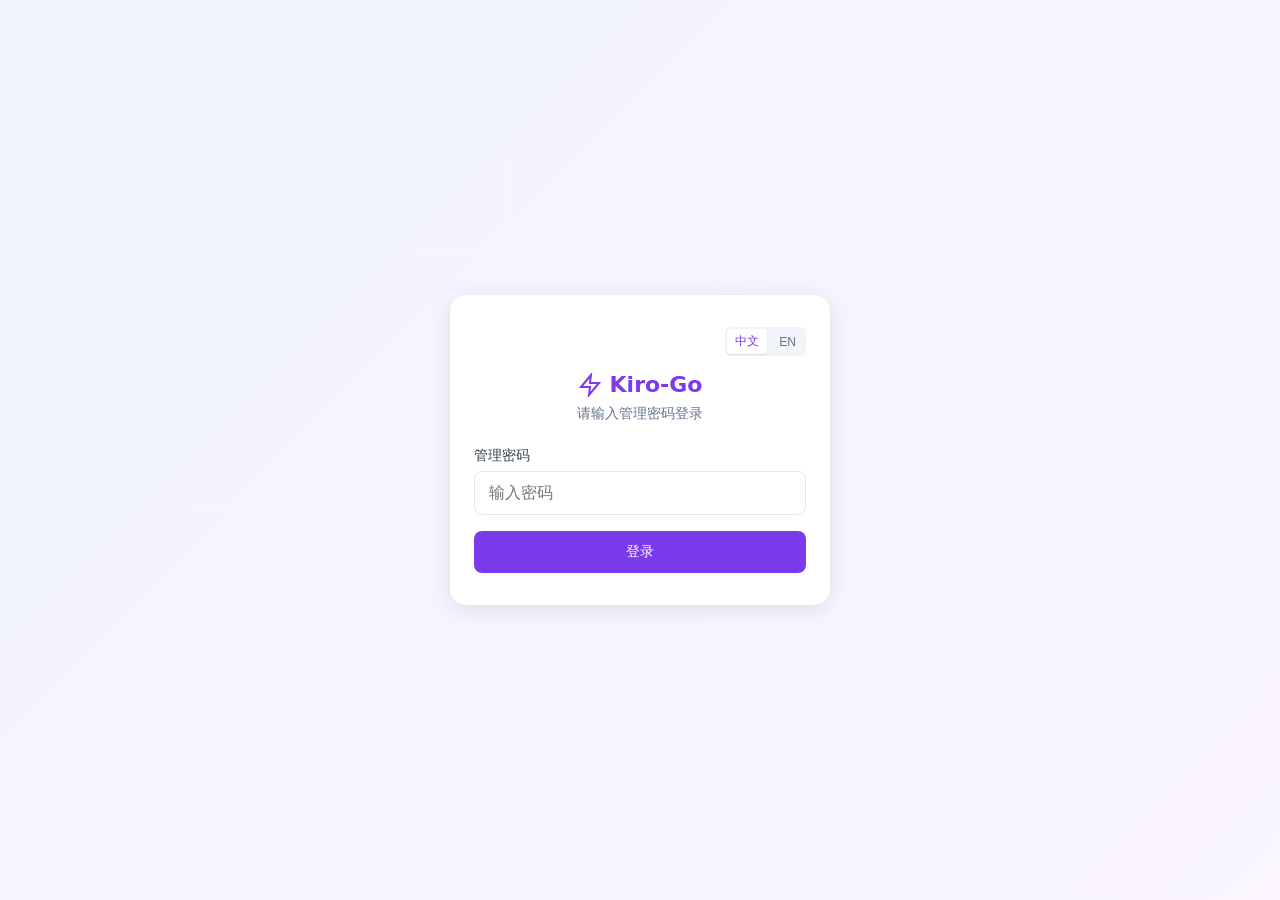
<file: web/index-legacy.html>
<!DOCTYPE html>
<html lang="zh">

<head>
    <meta charset="UTF-8">
    <meta name="viewport" content="width=device-width, initial-scale=1.0, maximum-scale=1.0, user-scalable=no">
    <title>Kiro-Go</title>
    <link rel="icon" type="image/png" href="/admin/icon.png?v=20260724">
    <style>
        * {
            box-sizing: border-box;
            margin: 0;
            padding: 0;
        }

        body {
            font-family: system-ui, -apple-system, sans-serif;
            background: #f8fafc;
            color: #1e293b;
            min-height: 100vh;
            -webkit-tap-highlight-color: transparent;
        }

        .container {
            max-width: 1100px;
            margin: 0 auto;
            padding: 16px;
        }

        .login-wrapper {
            min-height: 100vh;
            display: flex;
            align-items: center;
            justify-content: center;
            background: linear-gradient(135deg, #f0f4ff 0%, #faf5ff 100%);
            padding: 16px;
        }

        .login-box {
            background: #fff;
            padding: 32px 24px;
            border-radius: 16px;
            box-shadow: 0 4px 20px rgba(0, 0, 0, 0.1);
            width: 100%;
            max-width: 380px;
        }

        .login-box h1 {
            text-align: center;
            color: #7c3aed;
            margin-bottom: 8px;
            font-size: 22px;
            justify-content: center;
        }

        .login-box p {
            text-align: center;
            color: #64748b;
            margin-bottom: 24px;
            font-size: 14px;
        }

        .form-group {
            margin-bottom: 16px;
        }

        label {
            display: block;
            margin-bottom: 6px;
            color: #374151;
            font-size: 14px;
            font-weight: 500;
        }

        input[type="text"],
        input[type="password"],
        input[type="number"],
        select,
        textarea {
            width: 100%;
            padding: 12px 14px;
            border: 1px solid #e2e8f0;
            border-radius: 8px;
            font-size: 16px;
            background: #fff;
            color: #1e293b;
            -webkit-appearance: none;
        }

        input:focus,
        textarea:focus {
            outline: none;
            border-color: #7c3aed;
            box-shadow: 0 0 0 3px rgba(124, 58, 237, 0.1);
        }

        textarea {
            resize: vertical;
            min-height: 100px;
            font-family: monospace;
            font-size: 14px;
        }

        .btn {
            padding: 12px 18px;
            border: none;
            border-radius: 8px;
            cursor: pointer;
            font-size: 14px;
            font-weight: 500;
            transition: all 0.2s;
            touch-action: manipulation;
        }

        .btn-primary {
            background: #7c3aed;
            color: white;
        }

        .btn-primary:hover,
        .btn-primary:active {
            background: #6d28d9;
        }

        .btn-danger {
            background: #ef4444;
            color: white;
        }

        .btn-secondary {
            background: #f1f5f9;
            color: #374151;
        }

        .btn-success {
            background: #10B981;
            color: white;
        }

        .btn-sm {
            padding: 6px 10px;
            font-size: 11px;
        }

        .card {
            background: #fff;
            border-radius: 12px;
            padding: 16px;
            margin-bottom: 16px;
            box-shadow: 0 1px 3px rgba(0, 0, 0, 0.1);
        }

        .card-header {
            display: flex;
            justify-content: space-between;
            align-items: center;
            margin-bottom: 16px;
            padding-bottom: 12px;
            border-bottom: 1px solid #e2e8f0;
            flex-wrap: wrap;
            gap: 12px;
        }

        .card-title {
            font-size: 16px;
            font-weight: 600;
        }

        .card-actions {
            display: flex;
            gap: 8px;
            flex-wrap: wrap;
        }

        .stats-grid {
            display: grid;
            grid-template-columns: repeat(3, 1fr);
            gap: 10px;
            margin-bottom: 20px;
        }

        .stat-card {
            background: #fff;
            border-radius: 10px;
            padding: 12px 8px;
            text-align: center;
            box-shadow: 0 1px 3px rgba(0, 0, 0, 0.1);
        }

        .stat-value {
            font-size: 20px;
            font-weight: 700;
            color: #7c3aed;
        }

        .stat-label {
            font-size: 11px;
            color: #64748b;
            margin-top: 2px;
        }

        .badge {
            display: inline-block;
            padding: 1px 5px;
            border-radius: 3px;
            font-size: 9px;
            font-weight: 500;
            white-space: nowrap;
            line-height: 1.4;
        }

        .badge-success {
            background: #dcfce7;
            color: #16a34a;
        }

        .badge-warning {
            background: #fef3c7;
            color: #d97706;
        }

        .badge-error {
            background: #fee2e2;
            color: #dc2626;
        }

        .badge-info {
            background: #ede9fe;
            color: #7c3aed;
        }

        .badge-pro {
            background: #3b82f6;
            color: white;
        }

        .badge-proplus {
            background: #8b5cf6;
            color: white;
        }

        .badge-power {
            background: #f59e0b;
            color: white;
        }

        .badge-free {
            background: #6b7280;
            color: white;
        }

        .badge-trial {
            background: #10b981;
            color: white;
        }

        .badge-banned {
            background: #dc2626;
            color: white;
        }

        .badge-suspended {
            background: #f59e0b;
            color: white;
        }

        .modal {
            display: none;
            position: fixed;
            top: 0;
            left: 0;
            width: 100%;
            height: 100%;
            background: rgba(0, 0, 0, 0.5);
            z-index: 1000;
            padding: 16px;
            overflow-y: auto;
        }

        .modal.active {
            display: flex;
            align-items: flex-start;
            justify-content: center;
            padding-top: 5vh;
        }

        .modal-content {
            background: #fff;
            border-radius: 12px;
            padding: 20px;
            width: 100%;
            max-width: 600px;
            margin-bottom: 20px;
        }

        .modal-header {
            display: flex;
            justify-content: space-between;
            align-items: center;
            margin-bottom: 20px;
        }

        .modal-title {
            font-size: 18px;
            font-weight: 600;
        }

        .modal-close {
            background: none;
            border: none;
            font-size: 28px;
            cursor: pointer;
            color: #64748b;
            padding: 0 8px;
        }

        .modal-footer {
            margin-top: 20px;
            display: flex;
            gap: 10px;
            justify-content: flex-end;
        }

        .switch {
            position: relative;
            display: inline-block;
            width: 44px;
            height: 24px;
            flex-shrink: 0;
        }

        .switch input {
            opacity: 0;
            width: 0;
            height: 0;
            position: absolute;
        }

        .slider {
            position: absolute;
            cursor: pointer;
            top: 0;
            left: 0;
            right: 0;
            bottom: 0;
            background: #cbd5e1;
            border-radius: 24px;
            transition: 0.3s;
        }

        .slider:before {
            position: absolute;
            content: "";
            height: 18px;
            width: 18px;
            left: 3px;
            bottom: 3px;
            background: white;
            border-radius: 50%;
            transition: 0.3s;
        }

        input:checked+.slider {
            background: #7c3aed;
        }

        input:checked+.slider:before {
            transform: translateX(20px);
        }

        .tabs {
            display: flex;
            gap: 4px;
            margin-bottom: 16px;
            background: #f1f5f9;
            padding: 4px;
            border-radius: 10px;
            overflow-x: auto;
            -webkit-overflow-scrolling: touch;
        }

        .tab {
            padding: 10px 16px;
            border-radius: 8px;
            cursor: pointer;
            color: #64748b;
            font-weight: 500;
            font-size: 14px;
            white-space: nowrap;
            flex-shrink: 0;
        }

        .tab:hover {
            color: #374151;
        }

        .tab.active {
            background: #fff;
            color: #7c3aed;
            box-shadow: 0 1px 3px rgba(0, 0, 0, 0.1);
        }

        .hidden {
            display: none !important;
        }

        .message {
            padding: 12px 16px;
            border-radius: 8px;
            margin-bottom: 12px;
            font-size: 14px;
        }

        .message-error {
            background: #fee2e2;
            color: #dc2626;
        }

        .endpoint {
            background: #f8fafc;
            padding: 12px;
            border-radius: 8px;
            font-family: monospace;
            font-size: 12px;
            margin-bottom: 10px;
            display: flex;
            justify-content: space-between;
            align-items: center;
            gap: 10px;
            word-break: break-all;
        }

        .endpoint span {
            flex: 1;
        }

        .header {
            display: flex;
            align-items: center;
            justify-content: space-between;
            margin-bottom: 16px;
            gap: 12px;
        }

        .header h1 {
            font-size: 18px;
            color: #7c3aed;
        }

        .account-card {
            background: #fff;
            border-radius: 8px;
            padding: 8px 10px;
            margin-bottom: 6px;
            box-shadow: 0 1px 2px rgba(0, 0, 0, 0.08);
            border-left: 3px solid #7c3aed;
        }

        .account-header {
            display: flex;
            justify-content: space-between;
            align-items: flex-start;
            margin-bottom: 6px;
            gap: 6px;
        }

        .account-info {
            flex: 1;
            min-width: 0;
        }

        .account-email {
            font-weight: 600;
            font-size: 12px;
            color: #1e293b;
            word-break: break-all;
            line-height: 1.3;
        }

        .account-meta {
            display: flex;
            gap: 3px;
            flex-wrap: wrap;
            margin-top: 3px;
        }

        .account-usage {
            margin: 4px 0;
        }

        .usage-bar {
            height: 4px;
            background: #e2e8f0;
            border-radius: 2px;
            overflow: hidden;
        }

        .usage-fill {
            height: 100%;
            background: #7c3aed;
            border-radius: 3px;
            transition: width 0.3s;
        }

        .usage-fill.high {
            background: #f59e0b;
        }

        .usage-fill.critical {
            background: #ef4444;
        }

        .usage-text {
            display: flex;
            justify-content: space-between;
            font-size: 9px;
            color: #64748b;
            margin-top: 2px;
        }

        .usage-label {
            font-size: 10px;
            color: #64748b;
            margin-bottom: 2px;
            font-weight: 500;
        }

        .account-usage+.account-usage {
            margin-top: 4px;
        }

        .badge-trial {
            background: #10b981;
            color: white;
        }

        .account-stats {
            display: grid;
            grid-template-columns: repeat(5, 1fr);
            gap: 3px;
            margin-top: 6px;
            padding-top: 6px;
            border-top: 1px solid #e2e8f0;
        }

        .account-stat {
            text-align: center;
        }

        .account-stat-value {
            font-weight: 600;
            font-size: 11px;
            line-height: 1.2;
        }

        .account-stat-label {
            font-size: 8px;
            color: #64748b;
            line-height: 1.2;
        }

        .account-actions {
            display: flex;
            gap: 3px;
            flex-shrink: 0;
            flex-wrap: wrap;
        }

        .detail-section {
            margin-bottom: 20px;
        }

        .detail-section h4 {
            font-size: 13px;
            color: #64748b;
            margin-bottom: 10px;
            text-transform: uppercase;
            letter-spacing: 0.5px;
        }

        .detail-grid {
            display: grid;
            grid-template-columns: 1fr;
            gap: 10px;
        }

        .detail-item {
            background: #f8fafc;
            padding: 10px 12px;
            border-radius: 8px;
        }

        .detail-label {
            font-size: 11px;
            color: #64748b;
            margin-bottom: 2px;
        }

        .detail-value {
            font-size: 13px;
            font-weight: 500;
            word-break: break-all;
        }

        .model-list {
            display: grid;
            gap: 8px;
            max-height: 250px;
            overflow-y: auto;
        }

        .model-item {
            background: #f8fafc;
            padding: 14px 16px;
            border-radius: 8px;
            margin-bottom: 10px;
            transition: background 0.2s ease;
        }

        .model-item:last-child {
            margin-bottom: 0;
        }

        .model-item:hover {
            background: #f1f5f9;
        }

        .model-name {
            font-weight: 600;
            font-size: 14px;
            color: #0f172a;
            line-height: 1.4;
        }

        .model-credit {
            font-size: 13px;
            margin-top: 4px;
        }

        .credit-ratio {
            color: #7c3aed;
            font-weight: 600;
        }

        .model-info {
            font-size: 12px;
            color: #64748b;
            margin-top: 6px;
            line-height: 1.5;
        }

        .btn-icon {
            display: inline-flex;
            align-items: center;
            justify-content: center;
            width: 36px;
            height: 36px;
            padding: 0;
        }

        .btn-icon svg {
            width: 18px;
            height: 18px;
        }

        .loading {
            opacity: 0.6;
            pointer-events: none;
        }

        .logo {
            display: flex;
            align-items: center;
            gap: 8px;
        }

        .logo svg {
            width: 24px;
            height: 24px;
            color: #7c3aed;
        }

        .machine-id-row {
            display: flex;
            gap: 8px;
            align-items: stretch;
            flex-wrap: wrap;
        }

        .machine-id-row input {
            flex: 1;
            min-width: 200px;
            font-family: monospace;
            font-size: 11px;
        }

        .machine-id-row .btn {
            flex-shrink: 0;
        }

        .lang-switch {
            display: flex;
            gap: 4px;
            background: #f1f5f9;
            padding: 2px;
            border-radius: 6px;
        }

        .lang-btn {
            padding: 4px 8px;
            border: none;
            background: transparent;
            cursor: pointer;
            font-size: 12px;
            border-radius: 4px;
            color: #64748b;
        }

        .lang-btn.active {
            background: #fff;
            color: #7c3aed;
            box-shadow: 0 1px 2px rgba(0, 0, 0, 0.1);
        }

        .header-right {
            display: flex;
            align-items: center;
            gap: 10px;
        }

        @media (max-width: 640px) {
            .container {
                padding: 12px;
            }

            .stats-grid {
                grid-template-columns: repeat(3, 1fr);
                gap: 8px;
            }

            .stat-card {
                padding: 10px 6px;
            }

            .stat-value {
                font-size: 18px;
            }

            .stat-label {
                font-size: 10px;
            }

            .card {
                padding: 14px;
            }

            .card-header {
                flex-direction: column;
                align-items: flex-start;
            }

            .card-actions {
                width: 100%;
            }

            .card-actions .btn {
                flex: 1;
                text-align: center;
            }

            .account-header {
                flex-direction: column;
            }

            .account-actions {
                width: 100%;
                justify-content: flex-start;
            }

            .account-actions .btn {
                padding: 8px 10px;
                font-size: 12px;
            }

            .account-stats {
                grid-template-columns: repeat(2, 1fr);
            }

            .detail-grid {
                grid-template-columns: 1fr;
            }

            .tabs {
                gap: 2px;
            }

            .tab {
                padding: 10px 12px;
                font-size: 13px;
            }

            .modal-content {
                padding: 16px;
            }

            .endpoint {
                flex-direction: column;
                align-items: stretch;
            }

            .endpoint .btn {
                width: 100%;
            }

            .machine-id-row {
                flex-direction: column;
            }

            .machine-id-row input {
                min-width: 100%;
            }

            .machine-id-row .btn {
                width: 100%;
            }
        }

        @media (min-width: 641px) {
            .detail-grid {
                grid-template-columns: repeat(2, 1fr);
            }
        }

        /* 隐私模式开关样式 */
        .privacy-toggle {
            white-space: nowrap;
        }

        @media (max-width: 640px) {
            .privacy-toggle {
                order: -1;
                width: 100%;
                justify-content: space-between;
                padding: 8px 0;
                border-bottom: 1px solid #e2e8f0;
                margin-bottom: 8px;
            }

            .privacy-toggle span {
                font-size: 14px;
            }
        }
    </style>
</head>

<body>
    <div id="loginPage" class="login-wrapper">
        <div class="login-box">
            <div style="display:flex;justify-content:flex-end;margin-bottom:16px">
                <div class="lang-switch">
                    <button class="lang-btn" data-lang="zh" onclick="setLang('zh')">中文</button>
                    <button class="lang-btn" data-lang="en" onclick="setLang('en')">EN</button>
                </div>
            </div>
            <h1 class="logo"><svg viewBox="0 0 24 24" fill="none" stroke="currentColor" stroke-width="2">
                    <path d="M13 2L3 14h9l-1 8 10-12h-9l1-8z" />
                </svg>Kiro-Go</h1>
            <p data-i18n="login.subtitle"></p>
            <div class="form-group">
                <label data-i18n="login.password"></label>
                <input type="password" id="pwdField" data-i18n-placeholder="login.passwordPlaceholder"
                    autocomplete="off">
            </div>
            <button type="button" class="btn btn-primary" style="width:100%" onclick="login()"
                data-i18n="login.submit"></button>
            <div id="loginError" class="message message-error hidden" style="margin-top:12px"></div>
        </div>
    </div>
    <div id="mainPage" class="container hidden">
        <div class="header">
            <h1 class="logo"><svg viewBox="0 0 24 24" fill="none" stroke="currentColor" stroke-width="2">
                    <path d="M13 2L3 14h9l-1 8 10-12h-9l1-8z" />
                </svg>Kiro-Go</h1>
            <div class="header-right">
                <div class="lang-switch">
                    <button class="lang-btn" data-lang="zh" onclick="setLang('zh')">中文</button>
                    <button class="lang-btn" data-lang="en" onclick="setLang('en')">EN</button>
                </div>
                <span class="badge badge-success" id="statusBadge" data-i18n="status.running"></span>
                <span class="badge badge-info" id="versionBadge"></span>
                <button class="btn btn-sm btn-danger" onclick="logout()" data-i18n="common.logout" style="padding:4px 12px;font-size:12px"></button>
            </div>
        </div>
        <div class="stats-grid">
            <div class="stat-card">
                <div class="stat-value" id="statAccounts">0</div>
                <div class="stat-label" data-i18n="stats.accounts"></div>
            </div>
            <div class="stat-card">
                <div class="stat-value" id="statRequests">0</div>
                <div class="stat-label" data-i18n="stats.requests"></div>
            </div>
            <div class="stat-card">
                <div class="stat-value" id="statSuccess">0</div>
                <div class="stat-label" data-i18n="stats.success"></div>
            </div>
            <div class="stat-card">
                <div class="stat-value" id="statFailed">0</div>
                <div class="stat-label" data-i18n="stats.failed"></div>
            </div>
            <div class="stat-card">
                <div class="stat-value" id="statTokens">0</div>
                <div class="stat-label">Tokens</div>
            </div>
            <div class="stat-card">
                <div class="stat-value" id="statCredits">0</div>
                <div class="stat-label">Credits</div>
            </div>
        </div>
        <div class="tabs">
            <div class="tab active" data-tab="accounts" data-i18n="tabs.accounts"></div>
            <div class="tab" data-tab="settings" data-i18n="tabs.settings"></div>
            <div class="tab" data-tab="api" data-i18n="tabs.api"></div>
        </div>
        <div id="tabAccounts" class="tab-content">
            <div class="card">
                <div class="card-header">
                    <span class="card-title" data-i18n="accounts.title"></span>
                    <div class="card-actions">
                        <div class="privacy-toggle" style="display:flex;align-items:center;gap:8px;cursor:pointer;user-select:none">
                            <span style="font-size:13px;color:#374151;font-weight:500" data-i18n="privacy.label"></span>
                            <label class="switch" style="margin:0">
                                <input type="checkbox" id="privacyModeToggle" checked onchange="togglePrivacyMode()">
                                <span class="slider"></span>
                            </label>
                        </div>
                        <button class="btn btn-secondary btn-sm" onclick="showExportModal()" data-i18n="accounts.export"></button>
                        <button class="btn btn-secondary btn-sm" onclick="refreshAllModels()" data-i18n="models.refreshAll"></button>
                        <button class="btn btn-primary btn-sm" onclick="showModal('add')" data-i18n="accounts.add"></button>
                    </div>
                </div>
                <div id="accountsToolbar" style="display:flex;gap:8px;align-items:center;padding:0 20px 12px">
                    <label style="display:flex;align-items:center;gap:4px;cursor:pointer;user-select:none;flex-shrink:0"><input type="checkbox" id="selectAllCheckbox" onchange="toggleSelectAll(this.checked)" style="width:15px;height:15px;cursor:pointer"> <span style="font-size:13px;color:#374151" data-i18n="batch.selectAll"></span></label>
                    <div style="height:16px;width:1px;background:#e2e8f0;flex-shrink:0"></div>
                    <div id="batchBar" style="display:none;align-items:center;gap:6px;flex-shrink:0">
                        <span id="batchCount" style="font-size:12px;color:#7c3aed;font-weight:600;white-space:nowrap"></span>
                        <button class="btn btn-sm btn-primary" onclick="batchAction('enable')" style="padding:3px 10px;font-size:12px" data-i18n="batch.enable"></button>
                        <button class="btn btn-sm btn-secondary" onclick="batchAction('disable')" style="padding:3px 10px;font-size:12px" data-i18n="batch.disable"></button>
                        <button class="btn btn-sm btn-secondary" onclick="batchAction('refresh')" style="padding:3px 10px;font-size:12px" data-i18n="batch.refresh"></button>
                        <button class="btn btn-sm btn-secondary" onclick="batchRefreshModels()" style="padding:3px 10px;font-size:12px" data-i18n="batch.refreshModels"></button>
                        <div style="height:16px;width:1px;background:#e2e8f0;flex-shrink:0"></div>
                    </div>
                    <div style="display:flex;gap:6px;align-items:center;margin-left:auto;flex-shrink:0">
                        <input type="text" id="filterSearch" oninput="onFilterChange()" style="width:260px;padding:8px 12px;border:1px solid #e2e8f0;border-radius:6px;font-size:14px;outline:none" data-i18n-placeholder="filter.search">
                        <select id="filterStatusSelect" onchange="onFilterChange()" style="padding:4px 6px;border:1px solid #e2e8f0;border-radius:6px;font-size:12px;background:#fff;cursor:pointer">
                            <option value="all" data-i18n="filter.all"></option>
                            <option value="enabled" data-i18n="filter.enabled"></option>
                            <option value="disabled" data-i18n="filter.disabled"></option>
                            <option value="banned" data-i18n="filter.banned"></option>
                        </select>
                    </div>
                </div>
                <div id="accountsList"></div>
            </div>
        </div>
        <div id="tabSettings" class="tab-content hidden">
            <div class="card">
                <div class="card-header"><span class="card-title" data-i18n="settings.apiSettings"></span></div>
                <div class="form-group">
                    <label style="display:flex;align-items:center;gap:10px">
                        <label class="switch"><input type="checkbox" id="requireApiKey"><span
                                class="slider"></span></label>
                        <span data-i18n="settings.enableApiKey"></span>
                    </label>
                </div>
                <div class="form-group"><label>API Key</label><div style="display:flex;gap:8px;align-items:stretch"><input type="text" id="apiKeyInput" style="flex:1"
                        data-i18n-placeholder="settings.apiKeyPlaceholder"><button class="btn btn-sm btn-secondary" onclick="generateApiKey()" data-i18n="settings.generateApiKey"></button></div></div>
                <button class="btn btn-primary" onclick="saveSettings()" data-i18n="common.save"></button>
            </div>
            <div class="card">
                <div class="card-header"><span class="card-title" data-i18n="settings.usageSettings"></span></div>
                <div class="form-group">
                    <label style="display:flex;align-items:center;gap:10px">
                        <label class="switch"><input type="checkbox" id="allowOverUsage"><span
                                class="slider"></span></label>
                        <span data-i18n="settings.allowOverUsage"></span>
                    </label>
                    <small style="color:#64748b;font-size:12px;margin-top:4px;display:block"
                        data-i18n="settings.allowOverUsageHint"></small>
                </div>
                <button class="btn btn-primary" onclick="saveOverUsageConfig()" data-i18n="common.save"></button>
            </div>
            <div class="card">
                <div class="card-header"><span class="card-title" data-i18n="settings.thinkingSettings"></span></div>
                <div class="form-group">
                    <label data-i18n="settings.thinkingSuffix"></label>
                    <input type="text" id="thinkingSuffix" placeholder="-thinking">
                    <small style="color:#64748b;font-size:12px;margin-top:4px;display:block"
                        data-i18n="settings.thinkingSuffixHint"></small>
                </div>
                <div class="form-group">
                    <label data-i18n="settings.openaiFormat"></label>
                    <select id="openaiThinkingFormat">
                        <option value="reasoning_content">reasoning_content (DeepSeek)</option>
                        <option value="thinking">&lt;thinking&gt; (Claude)</option>
                        <option value="think">&lt;think&gt; (OpenAI)</option>
                    </select>
                </div>
                <div class="form-group">
                    <label data-i18n="settings.claudeFormat"></label>
                    <select id="claudeThinkingFormat">
                        <option value="thinking">&lt;thinking&gt; (Claude)</option>
                        <option value="think">&lt;think&gt; (OpenAI)</option>
                        <option value="reasoning_content" data-i18n="settings.noTag"></option>
                    </select>
                </div>
                <button class="btn btn-primary" onclick="saveThinkingConfig()"
                    data-i18n="settings.saveThinking"></button>
            </div>
            <div class="card">
                <div class="card-header"><span class="card-title" data-i18n="settings.endpointSettings"></span></div>
                <div class="form-group">
                    <label data-i18n="settings.preferredEndpoint"></label>
                    <select id="preferredEndpoint">
                        <option value="auto" data-i18n="settings.endpointAuto"></option>
                        <option value="kiro">Kiro IDE</option>
                        <option value="codewhisperer">CodeWhisperer</option>
                        <option value="amazonq">AmazonQ</option>
                    </select>
                    <small style="color:#64748b;font-size:12px;margin-top:4px;display:block"
                        data-i18n="settings.endpointHint"></small>
                </div>
                <div class="form-group">
                    <label style="display:flex;align-items:center;gap:8px;cursor:pointer">
                        <input type="checkbox" id="endpointFallback" checked>
                        <span data-i18n="settings.endpointFallback"></span>
                    </label>
                    <small style="color:#64748b;font-size:12px;margin-top:4px;display:block"
                        data-i18n="settings.endpointFallbackHint"></small>
                </div>
                <button class="btn btn-primary" onclick="saveEndpointConfig()"
                    data-i18n="settings.saveEndpoint"></button>
            </div>
            <div class="card">
                <div class="card-header"><span class="card-title" data-i18n="settings.adminPassword"></span></div>
                <div class="form-group"><label data-i18n="settings.newPassword"></label><input type="password"
                        id="newPassword" data-i18n-placeholder="settings.newPasswordPlaceholder"></div>
                <button class="btn btn-primary" onclick="changePassword()" data-i18n="settings.changePassword"></button>
            </div>
            <div class="card">
                <div class="card-header"><span class="card-title" data-i18n="settings.proxySettings"></span></div>
                <div class="form-group">
                    <label data-i18n="settings.proxyType"></label>
                    <select id="proxyType" onchange="onProxyTypeChange()">
                        <option value="none" data-i18n="settings.proxyNone"></option>
                        <option value="socks5">SOCKS5</option>
                        <option value="http">HTTP</option>
                    </select>
                </div>
                <div id="proxyFields" style="display:none">
                    <div class="form-group">
                        <label data-i18n="settings.proxyHost"></label>
                        <div style="display:flex;gap:8px;align-items:stretch">
                            <input type="text" id="proxyHost" style="flex:1" placeholder="127.0.0.1">
                            <input type="number" id="proxyPort" style="width:90px" placeholder="1080" min="1" max="65535">
                        </div>
                    </div>
                    <div class="form-group">
                        <label data-i18n="settings.proxyAuth"></label>
                        <div style="display:flex;gap:8px">
                            <input type="text" id="proxyUsername" style="flex:1" data-i18n-placeholder="settings.proxyUsername" autocomplete="off">
                            <input type="password" id="proxyPassword" style="flex:1" data-i18n-placeholder="settings.proxyPassword" autocomplete="new-password">
                        </div>
                    </div>
                </div>
                <button class="btn btn-primary" onclick="saveProxyConfig()" data-i18n="settings.saveProxy"></button>
            </div>
            <div class="card">
                <div class="card-header"><span class="card-title" data-i18n="settings.promptFilter"></span></div>
                <div class="form-group">
                    <label style="font-weight:600;margin-bottom:12px;display:block" data-i18n="settings.builtinFilters"></label>
                    <div style="display:flex;flex-direction:column;gap:12px">
                        <div>
                            <label style="display:flex;align-items:center;gap:10px">
                                <label class="switch"><input type="checkbox" id="filterClaudeCode"><span class="slider"></span></label>
                                <span data-i18n="settings.filterClaudeCode"></span>
                            </label>
                            <small style="color:#64748b;font-size:12px;margin-top:4px;display:block;margin-left:54px" data-i18n="settings.filterClaudeCodeHint"></small>
                        </div>
                        <div>
                            <label style="display:flex;align-items:center;gap:10px">
                                <label class="switch"><input type="checkbox" id="filterEnvNoise"><span class="slider"></span></label>
                                <span data-i18n="settings.filterEnvNoise"></span>
                            </label>
                            <small style="color:#64748b;font-size:12px;margin-top:4px;display:block;margin-left:54px" data-i18n="settings.filterEnvNoiseHint"></small>
                        </div>
                        <div>
                            <label style="display:flex;align-items:center;gap:10px">
                                <label class="switch"><input type="checkbox" id="filterStripBoundaries"><span class="slider"></span></label>
                                <span data-i18n="settings.filterStripBoundaries"></span>
                            </label>
                            <small style="color:#64748b;font-size:12px;margin-top:4px;display:block;margin-left:54px" data-i18n="settings.filterStripBoundariesHint"></small>
                        </div>
                    </div>
                </div>
                <div class="form-group" style="margin-top:16px">
                    <label style="font-weight:600;margin-bottom:8px;display:block" data-i18n="settings.customRules"></label>
                    <div id="promptFilterRules" style="margin-bottom:8px"></div>
                    <div style="display:flex;gap:8px;flex-wrap:wrap">
                        <button class="btn btn-sm btn-secondary" onclick="addPromptRule('regex')" data-i18n="promptFilter.addRegex"></button>
                        <button class="btn btn-sm btn-secondary" onclick="addPromptRule('lines-containing')" data-i18n="promptFilter.addContains"></button>
                    </div>
                </div>
                <button class="btn btn-primary" onclick="savePromptFilter()" data-i18n="settings.savePromptFilter"></button>
            </div>
            <div class="card">
                <div class="card-header"><span class="card-title" data-i18n="settings.statistics"></span></div>
                <button class="btn btn-danger" onclick="resetStats()" data-i18n="settings.resetStats"></button>
            </div>
        </div>
        <div id="tabApi" class="tab-content hidden">
            <div class="card">
                <div class="card-header"><span class="card-title" data-i18n="api.endpoints"></span></div>
                <p style="margin-bottom:10px;font-weight:500;font-size:14px">Claude API</p>
                <div class="endpoint"><span id="claudeEndpoint"></span><button class="btn btn-sm btn-secondary"
                        onclick="copy('claudeEndpoint')" data-i18n="common.copy"></button></div>
                <p style="margin:14px 0 10px;font-weight:500;font-size:14px">OpenAI API</p>
                <div class="endpoint"><span id="openaiEndpoint"></span><button class="btn btn-sm btn-secondary"
                        onclick="copy('openaiEndpoint')" data-i18n="common.copy"></button></div>
                <p style="margin:14px 0 10px;font-weight:500;font-size:14px" data-i18n="api.modelList"></p>
                <div class="endpoint"><span id="modelsEndpoint"></span><button class="btn btn-sm btn-secondary"
                        onclick="copy('modelsEndpoint')" data-i18n="common.copy"></button></div>
                <p style="margin:14px 0 10px;font-weight:500;font-size:14px" data-i18n="api.stats"></p>
                <div class="endpoint"><span id="statsEndpoint"></span><button class="btn btn-sm btn-secondary"
                        onclick="copy('statsEndpoint')" data-i18n="common.copy"></button></div>
                <p style="font-size:12px;color:#64748b;margin-top:4px" data-i18n="api.statsHint"></p>
            </div>
        </div>
    </div>
    <div id="addModal" class="modal">
        <div class="modal-content">
            <div class="modal-header"><span class="modal-title" id="modalTitle"></span><button class="modal-close"
                    onclick="closeModal()">&times;</button></div>
            <div id="modalBody"></div>
        </div>
    </div>
    <div id="detailModal" class="modal">
        <div class="modal-content">
            <div class="modal-header"><span class="modal-title" data-i18n="detail.title"></span><button
                    class="modal-close" onclick="closeDetailModal()">&times;</button></div>
            <div id="detailBody"></div>
        </div>
    </div>
    <div id="exportModal" class="modal">
        <div class="modal-content">
            <div class="modal-header"><span class="modal-title" data-i18n="export.title"></span><button
                    class="modal-close" onclick="closeExportModal()">&times;</button></div>
            <div id="exportBody"></div>
        </div>
    </div>
    <div id="updateModal" class="modal">
        <div class="modal-content">
            <div class="modal-header"><span class="modal-title" data-i18n="update.title"></span><button
                    class="modal-close" onclick="closeUpdateModal()">&times;</button></div>
            <div id="updateBody"></div>
        </div>
    </div>
    <script>
        const i18n = {
            zh: {
                'login.subtitle': '请输入管理密码登录',
                'login.password': '管理密码',
                'login.passwordPlaceholder': '输入密码',
                'login.submit': '登录',
                'login.error': '密码错误',
                'login.connectError': '连接失败',
                'status.running': '运行中',
                'stats.accounts': '账号',
                'stats.requests': '请求',
                'stats.success': '成功',
                'stats.failed': '失败',
                'tabs.accounts': '账号',
                'tabs.settings': '设置',
                'tabs.api': 'API',
                'accounts.title': '账号列表',
                'accounts.add': '添加账号',
                'accounts.empty': '暂无账号',
                'accounts.refresh': '刷新',
                'accounts.detail': '详情',
                'accounts.enable': '启用',
                'accounts.disable': '禁用',
                'accounts.delete': '删除',
                'accounts.requests': '请求',
                'accounts.tokens': 'Tokens',
                'accounts.credits': 'Credits',
                'accounts.expiry': '到期',
                'accounts.noToken': '无Token',
                'accounts.expired': '已过期',
                'accounts.disabled': '已禁用',
                'accounts.normal': '正常',
                'accounts.enabled': '已启用',
                'accounts.banned': '已封禁',
                'accounts.suspended': '已暂停',
                'accounts.refreshFailed': '刷新失败',
                'accounts.confirmDelete': '确定删除？',
                'accounts.mainQuota': '主配额',
                'accounts.trialQuota': '试用配额',
                'accounts.trial': '试用中',
                'accounts.trialExpired': '已过期',
                'accounts.trialToday': '今天到期',
                'accounts.copyJSON': '复制 JSON',
                'accounts.copyJSONSuccess': 'JSON 已复制到剪贴板',
                'accounts.trialDays': '天后到期',
                'accounts.overage': '超额调用',
                'time.expired': '已过期',
                'time.minutes': '分钟',
                'time.hours': '小时',
                'time.days': '天',
                'settings.apiSettings': 'API 设置',
                'settings.enableApiKey': '启用 API Key 验证',
                'settings.apiKeyPlaceholder': '留空则不验证',
                'settings.generateApiKey': '随机生成',
                'settings.usageSettings': '用量控制',
                'settings.allowOverUsage': '允许超额使用',
                'settings.allowOverUsageHint': '开启后，即使账号额度用尽也会继续使用该账号处理请求，不再因余额不足而报错',
                'settings.overUsageSaved': '超额使用设置已保存',
                'settings.thinkingSettings': 'Thinking 模式设置',
                'settings.thinkingSuffix': '触发后缀',
                'settings.thinkingSuffixHint': '模型名称加此后缀即启用思考模式，如 claude-sonnet-4.5-thinking',
                'settings.openaiFormat': 'OpenAI API 输出格式',
                'settings.claudeFormat': 'Claude API 输出格式',
                'settings.noTag': '直接输出 (无标签)',
                'settings.saveThinking': '保存 Thinking 设置',
                'settings.thinkingSaved': 'Thinking 设置已保存',
                'settings.endpointSettings': 'Kiro 端点设置',
                'settings.preferredEndpoint': '首选端点',
                'settings.endpointAuto': '自动选择',
                'settings.endpointHint': '选择首选端点，自动选择模式下会根据可用性自动选择端点',
                'settings.endpointFallback': '端点不可用时自动切换',
                'settings.endpointFallbackHint': '关闭后，仅使用选定的端点，不会自动切换到其他端点',
                'settings.saveEndpoint': '保存端点设置',
                'settings.endpointSaved': '端点设置已保存',
                'settings.adminPassword': '管理密码',
                'settings.newPassword': '新密码',
                'settings.newPasswordPlaceholder': '输入新密码',
                'settings.changePassword': '修改密码',
                'settings.passwordRequired': '请输入新密码',
                'settings.passwordChanged': '密码已修改',
                'settings.statistics': '统计',
                'settings.resetStats': '重置统计',
                'settings.confirmReset': '确定重置统计？',
                'settings.proxySettings': '出站代理设置',
                'settings.proxyType': '代理类型',
                'settings.proxyNone': '直连（不使用代理）',
                'settings.proxyHost': '地址 / 端口',
                'settings.proxyAuth': '认证（可选）',
                'settings.proxyUsername': '用户名',
                'settings.proxyPassword': '密码',
                'settings.proxyHostRequired': '请填写代理地址和端口',
                'settings.saveProxy': '保存代理设置',
                'settings.proxySaved': '代理设置已保存',
                'settings.promptFilter': 'System Prompt 过滤',
                'settings.builtinFilters': '内置过滤器',
                'settings.filterClaudeCode': '替换 Claude Code CLI 系统提示',
                'settings.filterClaudeCodeHint': '检测到 Claude Code 内置系统提示时，替换为精简的后端提示词，避免泄露大量 CLI 指令到请求体。',
                'settings.filterEnvNoise': '过滤环境噪音行',
                'settings.filterEnvNoiseHint': '移除系统提示中注入的环境变量、Git 状态、最近提交等噪音内容。',
                'settings.filterStripBoundaries': '移除边界标记',
                'settings.filterStripBoundariesHint': '移除 --- SYSTEM PROMPT --- / --- END SYSTEM PROMPT --- 等边界标记行。',
                'settings.savePromptFilter': '保存过滤设置',
                'settings.promptFilterSaved': '过滤设置已保存',
                'settings.customRules': '自定义过滤规则',
                'api.endpoints': 'API 端点',
                'api.modelList': '模型列表',
                'api.stats': '统计数据',
                'api.statsHint': '需要在请求头中携带 API Key 鉴权（Authorization: Bearer sk-xxx），未启用 API Key 验证时无需鉴权',
                'detail.title': '账号详情',
                'detail.basicInfo': '基本信息',
                'detail.email': '邮箱',
                'detail.userId': '用户ID',
                'detail.authMethod': '认证方式',
                'detail.region': 'Region',
                'detail.machineId': '机器码',
                'detail.generate': '生成',
                'detail.subscription': '订阅信息',
                'detail.subscriptionType': '订阅类型',
                'detail.tokenExpiry': 'Token到期',
                'detail.usage': '用量',
                'detail.mainQuota': '主配额',
                'detail.trialQuota': '试用配额',
                'detail.trialStatus': '试用状态',
                'detail.trialExpiry': '试用到期',
                'detail.resetDate': '重置日期',
                'detail.statistics': '统计',
                'detail.requestCount': '请求数',
                'detail.errorCount': '错误数',
                'detail.totalTokens': '总Tokens',
                'detail.totalCredits': '总Credits',
                'detail.models': '可用模型',
                'detail.loadModels': '加载',
                'detail.refreshModelCache': '刷新路由缓存',
                'detail.loading': '加载中...',
                'detail.noModels': '无可用模型',
                'detail.loadFailed': '加载失败',
                'detail.machineIdError': '机器码格式错误',
                'detail.saved': '已保存',
                'detail.saveFailed': '保存失败',
                'detail.generateFailed': '生成失败',
                'modal.addAccount': '添加账号',
                'modal.builderIdTitle': 'AWS Builder ID',
                'modal.builderIdDesc': '通过 AWS Builder ID 授权登录添加个人账号',
                'modal.iamTitle': 'IAM Identity Center (企业 SSO) 登录',
                'modal.iamDesc': '通过 IAM Identity Center (企业 SSO) 授权添加企业账号',
                'modal.microsoftTitle': 'Microsoft Enterprise SSO 登录',
                'modal.microsoftDesc': '通过 Microsoft Entra ID 企业账号授权登录 Kiro',
                'microsoft.instructions': '登录流程与 IAM 企业 SSO 一致：打开登录页；浏览器跳转到 localhost 失败后，复制地址栏中的完整回调 URL 并粘贴到下方。服务不会监听或暴露 3128 端口。',
                'microsoft.loginUrl': '登录地址',
                'microsoft.callbackUrl': '回调 URL',
                'microsoft.callbackPlaceholder': 'http://localhost:3128/...（请粘贴完整地址）',
                'microsoft.start': '开始登录',
                'microsoft.continue': '继续登录',
                'microsoft.callbackRequired': '请先粘贴完整的回调 URL',
                'microsoft.kiroPrompt': '完成 Kiro 登录后，复制浏览器地址栏中的完整 localhost 回调 URL。',
                'microsoft.providerPrompt': '继续完成 Microsoft 登录，再复制新的完整 localhost 回调 URL。',
                'microsoft.selectProfile': '选择 Kiro Profile',
                'microsoft.profileHint': '该 Microsoft 账号关联了多个 Kiro Profile，请选择要添加的一个。',
                'microsoft.confirmProfile': '确认添加',
                'microsoft.success': 'Microsoft Enterprise SSO 登录成功',
                'modal.ssoTitle': 'SSO Token',
                'modal.ssoDesc': '通过浏览器 x-amz-sso_authn Token 添加账号',
                'modal.localTitle': 'Kiro 本地缓存',
                'modal.localDesc': '通过 Kiro IDE 本地缓存文件添加账号',
                'modal.credentialsTitle': '凭证 JSON',
                'modal.credentialsDesc': '通过 Kiro Account Manager 导出的凭证添加账号',
                'modal.cookieTitle': 'Kiro 网页 Cookie',
                'modal.cookieDesc': '通过从 Kiro 网页 Cookie 中获取的 RefreshToken 添加账号',
                'cookie.howToGet': '如何获取 RefreshToken？',
                'cookie.step1': '打开浏览器，访问并登录',
                'cookie.step2': '在页面空白处右键 → 检查 → Application → Cookies → https://app.kiro.dev',
                'cookie.step3': '在列表中找到 <b>RefreshToken</b>，双击其 Value 列并复制',
                'cookie.refreshToken': 'RefreshToken',
                'cookie.provider': '登录方式',
                'cookie.github': 'GitHub',
                'cookie.google': 'Google',
                'cookie.refreshTokenPlaceholder': '粘贴 RefreshToken Cookie 的值',
                'cookie.refreshTokenMissing': '请填写 RefreshToken',
                'cookie.importSuccess': '账号添加成功',
                'cookie.link': 'https://app.kiro.dev/account/usage',
                'builderid.startLogin': '开始登录',
                'builderid.verifyCode': '请在浏览器中输入上方验证码',
                'builderid.verifyUrl': '验证链接',
                'builderid.open': '打开',
                'builderid.waiting': '等待授权中...',
                'builderid.success': '登录成功',
                'iam.startUrl': 'Start URL',
                'iam.loginUrl': '登录链接',
                'iam.completeLogin': '请在浏览器中完成登录，然后粘贴回调 URL',
                'iam.callbackUrl': '回调 URL',
                'iam.complete': '完成登录',
                'sso.howToGet': '如何获取 Token?',
                'sso.step1': '在浏览器中访问并登录',
                'sso.step2': '按 F12 打开开发者工具 → Application → Cookies',
                'sso.step3': '找到并复制',
                'sso.tokenLabel': 'x-amz-sso_authn',
                'sso.tokenHint': '*支持批量导入，每行一个 Token',
                'sso.tokenPlaceholder': '粘贴 x-amz-sso_authn 值',
                'sso.importSuccess': '成功添加 {0} 个账号',
                'sso.importPartial': '，{0} 个失败',
                'local.fileLocation': '文件位置',
                'local.loginChannel': '登录渠道',
                'local.tokenFile': 'kiro-auth-token.json',
                'local.tokenRequired': '*必填',
                'local.clientFile': '{hash}.json',
                'local.clientRequired': '*IdC 登录必填',
                'local.pasteOrUpload': '粘贴文件内容或上传文件',
                'local.upload': '上传',
                'local.tokenMissing': '请提供 kiro-auth-token.json 内容',
                'local.tokenInvalid': 'kiro-auth-token.json 格式错误',
                'local.refreshTokenMissing': '缺少 refreshToken',
                'local.clientMissing': 'IdC 登录需要提供 {hash}.json 内容',
                'local.clientInvalid': '{hash}.json 格式错误',
                'local.clientSecretMissing': '缺少 clientId 或 clientSecret',
                'local.importSuccess': '导入成功',
                'credentials.label': '凭证 JSON',
                'credentials.authMethod': '认证方式',
                'credentials.authHint': '*影响 Token 刷新方式',
                'credentials.social': 'Social (AWS Builder ID / Google / GitHub)',
                'credentials.idc': 'IAM Identity Center (企业 SSO)',
                'credentials.jsonError': 'JSON 格式错误',
                'credentials.batchHint': '支持单个对象、JSON 数组或 Kiro Account Manager 导出格式批量导入。必填: refreshToken。可选: provider (BuilderId/Enterprise/Github/Google), clientId, clientSecret',
                'common.save': '保存设置',
                'common.saved': '保存',
                'common.copy': '复制',
                'common.copied': '已复制',
                'common.cancel': '取消',
                'common.back': '返回',
                'common.add': '添加',
                'common.failed': '失败',
                'common.saveFailed': '保存失败',
                'common.logout': '退出登录',
                'accounts.export': '导出',
                'models.refreshAll': '刷新模型缓存',
                'models.confirmRefreshAll': '确定为所有已启用账号刷新模型缓存？',
                'models.refreshAllDone': '模型缓存刷新完成，共缓存 {0} 个模型',
                'export.title': '导出账号',
                'export.selectAll': '全选',
                'export.deselectAll': '取消全选',
                'export.selected': '已选 {0} 个',
                'export.downloadJson': '下载 JSON',
                'export.showJson': '显示 JSON',
                'export.copyJson': '复制 JSON',
                'export.copied': '已复制到剪贴板',
                'export.noSelection': '请至少选择一个账号',
                'update.title': '版本更新',
                'update.current': '当前版本',
                'update.latest': '最新版本',
                'update.newVersion': '发现新版本',
                'update.upToDate': '已是最新版本',
                'update.checkFailed': '检查更新失败',
                'update.goDownload': '前往下载',
                'update.changelog': '更新内容',
                'privacy.label': '隐私模式',
                'privacy.tooltip': '开启后邮箱将脱敏显示',
                'batch.enable': '批量启用',
                'batch.disable': '批量禁用',
                'batch.refresh': '批量刷新',
                'batch.refreshModels': '批量刷新模型',
                'batch.selected': '已选 {0} 个',
                'batch.selectAll': '全选',
                'batch.confirmEnable': '确定批量启用 {0} 个账号？',
                'batch.confirmDisable': '确定批量禁用 {0} 个账号？',
                'batch.confirmRefresh': '确定批量刷新 {0} 个账号？',
                'batch.refreshResult': '刷新完成：成功 {0}，失败 {1}',
                'batch.confirmRefreshModels': '确定为已选 {0} 个账号刷新模型缓存？',
                'batch.refreshModelsResult': '模型缓存刷新完成：成功 {0}，失败 {1}',
                'batch.done': '操作完成',
                'filter.search': '搜索邮箱/昵称...',
                'filter.all': '全部',
                'filter.enabled': '已启用',
                'filter.disabled': '已禁用',
                'filter.banned': '已封禁',
                'accounts.weight': '权重',
                'detail.weight': '请求权重',
                'detail.weightHint': '0-1=普通, 2+=高优先级',
                'detail.overage': '超额调用设置',
                'detail.allowOverage': '配额耗尽后继续调用',
                'detail.overageHint': '超额后调用频率权重（1~10），值越大频率越高',
                'detail.proxyURL': '独立代理',
                'detail.proxyHint': '留空则使用全局代理，格式: socks5://host:port 或 http://host:port',
                'detail.proxySaved': '代理已保存',
                'accounts.test': '测试',
                'accounts.testing': '测试中...',
                'accounts.testSuccess': '测试成功',
                'accounts.testFailed': '测试失败',
                'accounts.selectModel': '选择测试模型',
                'detail.save': '保存',
                'detail.overageWeight': '超额调用权重',
                'accounts.testLog.title': '测试日志',
                'accounts.testLog.clear': '清空',
                'accounts.testLog.hide': '隐藏',
                'accounts.testLog.globalProxy': '全局代理',
                'accounts.testLog.start': '开始测试 {0} | 模型: {1} | 代理: {2}',
                'accounts.testLog.success': '✓ {0} 成功 ({1}s) 回复: {2}',
                'accounts.testLog.failed': '✗ {0} 失败 ({1}s): {2}',
                'accounts.testLog.error': '✗ {0} 异常: {1}',
                'promptFilter.noRules': '暂无自定义规则',
                'promptFilter.unnamed': '未命名',
                'promptFilter.typeRegex': '正则替换',
                'promptFilter.typeContains': '行级过滤',
                'promptFilter.match': '匹配',
                'promptFilter.replace': '替换为（留空则删除）',
                'promptFilter.emptyRemove': '留空则删除匹配内容',
                'promptFilter.addRegex': '+ 正则替换规则',
                'promptFilter.addContains': '+ 行级过滤规则'
            },
            en: {
                'login.subtitle': 'Enter admin password to login',
                'login.password': 'Admin Password',
                'login.passwordPlaceholder': 'Enter password',
                'login.submit': 'Login',
                'login.error': 'Wrong password',
                'login.connectError': 'Connection failed',
                'status.running': 'Running',
                'stats.accounts': 'Accounts',
                'stats.requests': 'Requests',
                'stats.success': 'Success',
                'stats.failed': 'Failed',
                'tabs.accounts': 'Accounts',
                'tabs.settings': 'Settings',
                'tabs.api': 'API',
                'accounts.title': 'Account List',
                'accounts.add': 'Add Account',
                'accounts.empty': 'No accounts',
                'accounts.refresh': 'Refresh',
                'accounts.detail': 'Details',
                'accounts.enable': 'Enable',
                'accounts.disable': 'Disable',
                'accounts.delete': 'Delete',
                'accounts.requests': 'Requests',
                'accounts.tokens': 'Tokens',
                'accounts.credits': 'Credits',
                'accounts.expiry': 'Expiry',
                'accounts.noToken': 'No Token',
                'accounts.expired': 'Expired',
                'accounts.disabled': 'Disabled',
                'accounts.normal': 'Active',
                'accounts.enabled': 'Enabled',
                'accounts.banned': 'Banned',
                'accounts.suspended': 'Suspended',
                'accounts.refreshFailed': 'Refresh failed',
                'accounts.confirmDelete': 'Confirm delete?',
                'accounts.copyJSON': 'Copy JSON',
                'accounts.copyJSONSuccess': 'JSON copied to clipboard',
                'accounts.overage': 'Overage',
                'time.expired': 'Expired',
                'time.minutes': 'min',
                'time.hours': 'hr',
                'time.days': 'd',
                'settings.apiSettings': 'API Settings',
                'settings.enableApiKey': 'Enable API Key Verification',
                'settings.apiKeyPlaceholder': 'Leave empty to disable',
                'settings.generateApiKey': 'Generate',
                'settings.usageSettings': 'Usage Control',
                'settings.allowOverUsage': 'Allow Over-Usage',
                'settings.allowOverUsageHint': 'When enabled, accounts will continue to serve requests even after their quota is exhausted',
                'settings.overUsageSaved': 'Over-usage settings saved',
                'settings.thinkingSettings': 'Thinking Mode Settings',
                'settings.thinkingSuffix': 'Trigger Suffix',
                'settings.thinkingSuffixHint': 'Add this suffix to model name to enable thinking mode, e.g. claude-sonnet-4.5-thinking',
                'settings.openaiFormat': 'OpenAI API Output Format',
                'settings.claudeFormat': 'Claude API Output Format',
                'settings.noTag': 'Direct output (no tag)',
                'settings.saveThinking': 'Save Thinking Settings',
                'settings.thinkingSaved': 'Thinking settings saved',
                'settings.endpointSettings': 'Kiro Endpoint Settings',
                'settings.preferredEndpoint': 'Preferred Endpoint',
                'settings.endpointAuto': 'Auto',
                'settings.endpointHint': 'Select preferred endpoint. In auto-select mode, the endpoint is automatically selected based on availability.',
                'settings.endpointFallback': 'Fallback to other endpoints',
                'settings.endpointFallbackHint': 'When disabled, only the selected endpoint is used without automatic fallback',
                'settings.saveEndpoint': 'Save Endpoint Settings',
                'settings.endpointSaved': 'Endpoint settings saved',
                'settings.adminPassword': 'Admin Password',
                'settings.newPassword': 'New Password',
                'settings.newPasswordPlaceholder': 'Enter new password',
                'settings.changePassword': 'Change Password',
                'settings.passwordRequired': 'Please enter new password',
                'settings.passwordChanged': 'Password changed',
                'settings.statistics': 'Statistics',
                'settings.resetStats': 'Reset Statistics',
                'settings.confirmReset': 'Confirm reset statistics?',
                'settings.proxySettings': 'Outbound Proxy Settings',
                'settings.proxyType': 'Proxy Type',
                'settings.proxyNone': 'Direct (no proxy)',
                'settings.proxyHost': 'Host / Port',
                'settings.proxyAuth': 'Authentication (optional)',
                'settings.proxyUsername': 'Username',
                'settings.proxyPassword': 'Password',
                'settings.proxyHostRequired': 'Please enter proxy host and port',
                'settings.saveProxy': 'Save Proxy Settings',
                'settings.proxySaved': 'Proxy settings saved',
                'settings.promptFilter': 'System Prompt Filter',
                'settings.builtinFilters': 'Built-in Filters',
                'settings.filterClaudeCode': 'Replace Claude Code CLI system prompts',
                'settings.filterClaudeCodeHint': 'Detects Claude Code built-in system prompts and replaces them with a compact backend prompt.',
                'settings.filterEnvNoise': 'Strip environment noise lines',
                'settings.filterEnvNoiseHint': 'Removes injected env vars, git status, recent commits and similar noise from system prompts.',
                'settings.filterStripBoundaries': 'Remove boundary markers',
                'settings.filterStripBoundariesHint': 'Strips --- SYSTEM PROMPT --- / --- END SYSTEM PROMPT --- marker lines.',
                'settings.savePromptFilter': 'Save Filter Settings',
                'settings.promptFilterSaved': 'Filter settings saved',
                'settings.customRules': 'Custom Filter Rules',
                'api.endpoints': 'API Endpoints',
                'api.modelList': 'Model List',
                'api.stats': 'Statistics',
                'api.statsHint': 'Requires API Key in header (Authorization: Bearer sk-xxx). No auth needed if API Key verification is disabled.',
                'detail.title': 'Account Details',
                'detail.basicInfo': 'Basic Info',
                'detail.email': 'Email',
                'detail.userId': 'User ID',
                'detail.authMethod': 'Auth Method',
                'detail.region': 'Region',
                'detail.machineId': 'Machine ID',
                'detail.generate': 'Generate',
                'detail.subscription': 'Subscription',
                'detail.subscriptionType': 'Type',
                'detail.tokenExpiry': 'Token Expiry',
                'detail.usage': 'Usage',
                'detail.resetDate': 'Reset Date',
                'detail.statistics': 'Statistics',
                'detail.requestCount': 'Requests',
                'detail.errorCount': 'Errors',
                'detail.totalTokens': 'Total Tokens',
                'detail.totalCredits': 'Total Credits',
                'detail.models': 'Available Models',
                'detail.loadModels': 'Load',
                'detail.refreshModelCache': 'Refresh Route Cache',
                'detail.loading': 'Loading...',
                'detail.noModels': 'No models available',
                'detail.loadFailed': 'Load failed',
                'detail.machineIdError': 'Invalid machine ID format',
                'detail.saved': 'Saved',
                'detail.saveFailed': 'Save failed',
                'detail.generateFailed': 'Generate failed',
                'modal.addAccount': 'Add Account',
                'modal.builderIdTitle': 'AWS Builder ID',
                'modal.builderIdDesc': 'Add personal account via AWS Builder ID authorization',
                'modal.iamTitle': 'IAM Identity Center (Enterprise SSO)',
                'modal.iamDesc': 'Add enterprise account via IAM Identity Center SSO',
                'modal.microsoftTitle': 'Microsoft Enterprise SSO',
                'modal.microsoftDesc': 'Authorize a Kiro enterprise account with Microsoft Entra ID',
                'microsoft.instructions': 'This follows the IAM Enterprise SSO interaction: open the sign-in page; when the browser cannot reach localhost, copy the complete callback URL from the address bar and paste it below. The service does not listen on or expose port 3128.',
                'microsoft.loginUrl': 'Sign-in URL',
                'microsoft.callbackUrl': 'Callback URL',
                'microsoft.callbackPlaceholder': 'http://localhost:3128/... (paste the complete URL)',
                'microsoft.start': 'Start sign-in',
                'microsoft.continue': 'Continue',
                'microsoft.callbackRequired': 'Paste the complete callback URL first',
                'microsoft.kiroPrompt': 'After Kiro sign-in, copy the complete localhost callback URL from the browser address bar.',
                'microsoft.providerPrompt': 'Complete Microsoft sign-in, then copy the new complete localhost callback URL.',
                'microsoft.selectProfile': 'Select Kiro Profile',
                'microsoft.profileHint': 'This Microsoft account has multiple Kiro profiles. Select the one to add.',
                'microsoft.confirmProfile': 'Add selected profile',
                'microsoft.success': 'Microsoft Enterprise SSO sign-in succeeded',
                'modal.ssoTitle': 'SSO Token',
                'modal.ssoDesc': 'Add account via browser x-amz-sso_authn token',
                'modal.localTitle': 'Kiro Local Cache',
                'modal.localDesc': 'Add account via Kiro IDE local cache files',
                'modal.credentialsTitle': 'Credentials JSON',
                'modal.credentialsDesc': 'Add account via Kiro Account Manager exported credentials',
                'modal.cookieTitle': 'Kiro Web Cookie',
                'modal.cookieDesc': 'Add account via RefreshToken obtained from Kiro Web Cookie',
                'cookie.howToGet': 'How to get the RefreshToken?',
                'cookie.step1': 'Open your browser and sign in at',
                'cookie.step2': 'Right-click on blank area → Inspect → Application → Cookies → https://app.kiro.dev',
                'cookie.step3': 'Find <b>RefreshToken</b> in the list, double-click its Value and copy it',
                'cookie.refreshToken': 'RefreshToken',
                'cookie.provider': 'Login Provider',
                'cookie.github': 'GitHub',
                'cookie.google': 'Google',
                'cookie.refreshTokenPlaceholder': 'Paste the RefreshToken cookie value here',
                'cookie.refreshTokenMissing': 'RefreshToken is required',
                'cookie.importSuccess': 'Account added successfully',
                'cookie.link': 'https://app.kiro.dev/account/usage',
                'builderid.startLogin': 'Start Login',
                'builderid.verifyCode': 'Enter the code above in your browser',
                'builderid.verifyUrl': 'Verification URL',
                'builderid.open': 'Open',
                'builderid.waiting': 'Waiting for authorization...',
                'builderid.success': 'Login successful',
                'iam.startUrl': 'Start URL',
                'iam.loginUrl': 'Login URL',
                'iam.completeLogin': 'Complete login in browser, then paste callback URL',
                'iam.callbackUrl': 'Callback URL',
                'iam.complete': 'Complete Login',
                'sso.howToGet': 'How to get Token?',
                'sso.step1': 'Visit and login to',
                'sso.step2': 'Press F12 to open DevTools → Application → Cookies',
                'sso.step3': 'Find and copy',
                'sso.tokenLabel': 'x-amz-sso_authn',
                'sso.tokenHint': '*Supports batch import, one token per line',
                'sso.tokenPlaceholder': 'Paste x-amz-sso_authn value',
                'sso.importSuccess': 'Successfully added {0} accounts',
                'sso.importPartial': ', {0} failed',
                'local.fileLocation': 'File Location',
                'local.loginChannel': 'Login Channel',
                'local.tokenFile': 'kiro-auth-token.json',
                'local.tokenRequired': '*Required',
                'local.clientFile': '{hash}.json',
                'local.clientRequired': '*Required for IdC login',
                'local.pasteOrUpload': 'Paste content or upload file',
                'local.upload': 'Upload',
                'local.tokenMissing': 'Please provide kiro-auth-token.json content',
                'local.tokenInvalid': 'Invalid kiro-auth-token.json format',
                'local.refreshTokenMissing': 'Missing refreshToken',
                'local.clientMissing': 'IdC login requires {hash}.json content',
                'local.clientInvalid': 'Invalid {hash}.json format',
                'local.clientSecretMissing': 'Missing clientId or clientSecret',
                'local.importSuccess': 'Import successful',
                'credentials.label': 'Credentials JSON',
                'credentials.authMethod': 'Auth Method',
                'credentials.authHint': '*Affects token refresh method',
                'credentials.social': 'Social (AWS Builder ID / Google / GitHub)',
                'credentials.idc': 'IAM Identity Center (Enterprise SSO)',
                'credentials.jsonError': 'Invalid JSON format',
                'credentials.batchHint': 'Supports single object, JSON array, or Kiro Account Manager export format. Required: refreshToken. Optional: provider (BuilderId/Enterprise/Github/Google), clientId, clientSecret',
                'common.save': 'Save Settings',
                'common.saved': 'Saved',
                'common.copy': 'Copy',
                'common.copied': 'Copied',
                'common.cancel': 'Cancel',
                'common.back': 'Back',
                'common.add': 'Add',
                'common.failed': 'Failed',
                'common.saveFailed': 'Save failed',
                'common.logout': 'Logout',
                'accounts.export': 'Export',
                'models.refreshAll': 'Refresh Model Cache',
                'models.confirmRefreshAll': 'Refresh model cache for all enabled accounts?',
                'models.refreshAllDone': 'Model cache refreshed, {0} models cached',
                'export.title': 'Export Accounts',
                'export.selectAll': 'Select All',
                'export.deselectAll': 'Deselect All',
                'export.selected': '{0} selected',
                'export.downloadJson': 'Download JSON',
                'export.showJson': 'Show JSON',
                'export.copyJson': 'Copy JSON',
                'export.copied': 'Copied to clipboard',
                'export.noSelection': 'Please select at least one account',
                'update.title': 'Version Update',
                'update.current': 'Current',
                'update.latest': 'Latest',
                'update.newVersion': 'New version available',
                'update.upToDate': 'Up to date',
                'update.checkFailed': 'Update check failed',
                'update.goDownload': 'Download',
                'update.changelog': 'Changelog',
                'privacy.label': 'Privacy Mode',
                'privacy.tooltip': 'Mask email addresses when enabled',
                'batch.enable': 'Batch Enable',
                'batch.disable': 'Batch Disable',
                'batch.refresh': 'Batch Refresh',
                'batch.refreshModels': 'Batch Refresh Models',
                'batch.selected': '{0} selected',
                'batch.selectAll': 'Select All',
                'batch.confirmEnable': 'Enable {0} accounts?',
                'batch.confirmDisable': 'Disable {0} accounts?',
                'batch.confirmRefresh': 'Refresh {0} accounts?',
                'batch.refreshResult': 'Refresh done: {0} success, {1} failed',
                'batch.confirmRefreshModels': 'Refresh model cache for {0} selected accounts?',
                'batch.refreshModelsResult': 'Model cache refresh done: {0} success, {1} failed',
                'batch.done': 'Done',
                'filter.search': 'Search email/nickname...',
                'filter.all': 'All',
                'filter.enabled': 'Enabled',
                'filter.disabled': 'Disabled',
                'filter.banned': 'Banned',
                'accounts.weight': 'Weight',
                'detail.weight': 'Request Weight',
                'detail.weightHint': '0-1=normal, 2+=higher priority',
                'detail.overage': 'Overage Settings',
                'detail.allowOverage': 'Continue calling after quota is exhausted',
                'detail.overageHint': 'Call frequency weight when over quota (1–10); higher = more frequent',
                'detail.proxyURL': 'Account Proxy',
                'detail.proxyHint': 'Leave empty to use global proxy. Format: socks5://host:port or http://host:port',
                'detail.proxySaved': 'Proxy saved',
                'accounts.test': 'Test',
                'accounts.testing': 'Testing...',
                'accounts.testSuccess': 'Test OK',
                'accounts.testFailed': 'Test Failed',
                'accounts.selectModel': 'Select Test Model',
                'detail.save': 'Save',
                'detail.overageWeight': 'Overage Weight',
                'accounts.testLog.title': 'Test Log',
                'accounts.testLog.clear': 'Clear',
                'accounts.testLog.hide': 'Hide',
                'accounts.testLog.globalProxy': 'Global Proxy',
                'accounts.testLog.start': 'Testing {0} | Model: {1} | Proxy: {2}',
                'accounts.testLog.success': '✓ {0} OK ({1}s) Reply: {2}',
                'accounts.testLog.failed': '✗ {0} Failed ({1}s): {2}',
                'accounts.testLog.error': '✗ {0} Error: {1}',
                'promptFilter.noRules': 'No custom rules yet',
                'promptFilter.unnamed': 'Unnamed',
                'promptFilter.typeRegex': 'Regex Replace',
                'promptFilter.typeContains': 'Line Filter',
                'promptFilter.match': 'Match',
                'promptFilter.replace': 'Replace with (empty = remove)',
                'promptFilter.emptyRemove': 'empty removes matched content',
                'promptFilter.addRegex': '+ Regex Replace Rule',
                'promptFilter.addContains': '+ Line Filter Rule'
            }
        };
        let currentLang = localStorage.getItem('kiro_lang') || 'zh';
        function t(key, ...args) {
            let text = i18n[currentLang][key] || i18n['zh'][key] || key;
            args.forEach((arg, idx) => { text = text.replace('{' + idx + '}', arg); });
            return text;
        }
        function setLang(lang) {
            currentLang = lang;
            localStorage.setItem('kiro_lang', lang);
            document.documentElement.lang = lang;
            updateLangButtons();
            applyTranslations();
            renderAccounts();
        }
        function updateLangButtons() {
            document.querySelectorAll('.lang-btn').forEach(btn => {
                btn.classList.toggle('active', btn.dataset.lang === currentLang);
            });
        }
        function applyTranslations() {
            document.querySelectorAll('[data-i18n]').forEach(el => {
                el.textContent = t(el.dataset.i18n);
            });
            document.querySelectorAll('[data-i18n-placeholder]').forEach(el => {
                el.placeholder = t(el.dataset.i18nPlaceholder);
            });
        }

        let password = localStorage.getItem('admin_password') || '';
        const baseUrl = location.origin;
        let accountsData = [];
        let selectedAccounts = new Set();
        let filterKeyword = '';
        let filterStatus = 'all';

        // 隐私模式状态管理
        let privacyModeEnabled = true;

        // 初始化隐私模式
        function initPrivacyMode() {
            try {
                const saved = localStorage.getItem('privacyMode');
                privacyModeEnabled = saved === null ? true : saved === 'true';
                const toggle = document.getElementById('privacyModeToggle');
                if (toggle) toggle.checked = privacyModeEnabled;
            } catch (e) {
                console.warn('localStorage not available:', e);
            }
        }

        // 切换隐私模式
        function togglePrivacyMode() {
            const toggle = document.getElementById('privacyModeToggle');
            privacyModeEnabled = toggle.checked;
            try {
                localStorage.setItem('privacyMode', privacyModeEnabled);
            } catch (e) {
                console.warn('localStorage not available:', e);
            }
            renderAccounts();
        }

        // 邮箱脱敏函数
        function maskEmail(email) {
            if (!privacyModeEnabled || !email || email.indexOf('@') === -1) {
                return email;
            }

            const [localPart, domain] = email.split('@');

            // 本地部分脱敏：保留前 2 个字符
            const maskedLocal = localPart.length <= 2
                ? localPart
                : localPart.substring(0, 2) + '***';

            // 域名部分脱敏
            const domainParts = domain.split('.');
            if (domainParts.length >= 2) {
                const tld = domainParts[domainParts.length - 1]; // 顶级域名
                const sld = domainParts[domainParts.length - 2]; // 二级域名
                const maskedSld = sld.length <= 2
                    ? sld
                    : sld.substring(0, 2) + '***';

                // 子域名脱敏
                const subdomains = domainParts.slice(0, -2).map(sub =>
                    sub.length <= 2 ? sub : sub.substring(0, 2) + '***'
                );

                return maskedLocal + '@' + [...subdomains, maskedSld, tld].join('.');
            }

            return maskedLocal + '@' + domain;
        }

        // 统一获取显示用邮箱
        function getDisplayEmail(email, accountId) {
            const raw = email || (accountId ? accountId.substring(0, 12) + '...' : '-');
            return maskEmail(raw);
        }

        document.addEventListener('DOMContentLoaded', function () {
            updateLangButtons();
            applyTranslations();
            initPrivacyMode();
            if (password) tryAutoLogin();
            document.getElementById('pwdField').addEventListener('keypress', e => { if (e.key === 'Enter') login(); });
            document.querySelectorAll('.tab').forEach(tab => { tab.onclick = () => switchTab(tab.dataset.tab); });
        });
        async function tryAutoLogin() {
            // 72h 过期检查
            const loginTime = parseInt(localStorage.getItem('admin_login_time') || '0');
            if (loginTime && Date.now() - loginTime > 72 * 3600 * 1000) {
                localStorage.removeItem('admin_password');
                localStorage.removeItem('admin_login_time');
                password = '';
                return;
            }
            try {
                const res = await fetch('/admin/api/status', { headers: { 'X-Admin-Password': password } });
                if (res.ok) { showMain(); loadData(); }
            } catch (e) { }
        }
        async function login() {
            password = document.getElementById('pwdField').value;
            try {
                const res = await fetch('/admin/api/status', { headers: { 'X-Admin-Password': password } });
                if (res.ok) {
                    localStorage.setItem('admin_password', password);
                    localStorage.setItem('admin_login_time', Date.now().toString());
                    showMain(); loadData();
                } else {
                    document.getElementById('loginError').textContent = t('login.error');
                    document.getElementById('loginError').classList.remove('hidden');
                }
            } catch (e) {
                document.getElementById('loginError').textContent = t('login.connectError');
                document.getElementById('loginError').classList.remove('hidden');
            }
        }
        function logout() {
            localStorage.removeItem('admin_password');
            localStorage.removeItem('admin_login_time');
            location.reload();
        }
        function showMain() {
            document.getElementById('loginPage').classList.add('hidden');
            document.getElementById('mainPage').classList.remove('hidden');
        }
        async function loadData() {
            await Promise.all([loadStats(), loadAccounts(), loadSettings(), loadVersion()]);
            document.getElementById('claudeEndpoint').textContent = baseUrl + '/v1/messages';
            document.getElementById('openaiEndpoint').textContent = baseUrl + '/v1/chat/completions';
            document.getElementById('modelsEndpoint').textContent = baseUrl + '/v1/models';
            document.getElementById('statsEndpoint').textContent = baseUrl + '/v1/stats';
            // 自动检查更新（已禁用）
            // setTimeout(() => checkUpdate(false), 2000);
        }
        async function loadStats() {
            const res = await fetch('/admin/api/status', { headers: { 'X-Admin-Password': password } });
            const d = await res.json();
            document.getElementById('statAccounts').textContent = d.accounts || 0;
            document.getElementById('statRequests').textContent = d.totalRequests || 0;
            document.getElementById('statSuccess').textContent = d.successRequests || 0;
            document.getElementById('statFailed').textContent = d.failedRequests || 0;
            document.getElementById('statTokens').textContent = formatNum(d.totalTokens || 0);
            document.getElementById('statCredits').textContent = (d.totalCredits || 0).toFixed(1);
        }
        async function loadAccounts() {
            const res = await fetch('/admin/api/accounts', { headers: { 'X-Admin-Password': password } });
            accountsData = await res.json();
            renderAccounts();
        }
        function getFilteredAccounts() {
            return accountsData.filter(a => {
                if (filterStatus === 'enabled' && !a.enabled) return false;
                if (filterStatus === 'disabled' && (a.enabled || (a.banStatus && a.banStatus !== 'ACTIVE'))) return false;
                if (filterStatus === 'banned' && (!a.banStatus || a.banStatus === 'ACTIVE')) return false;
                if (filterKeyword) {
                    const kw = filterKeyword.toLowerCase();
                    const email = (a.email || '').toLowerCase();
                    if (!email.includes(kw)) return false;
                }
                return true;
            });
        }
        function onFilterChange() {
            filterKeyword = document.getElementById('filterSearch').value;
            filterStatus = document.getElementById('filterStatusSelect').value;
            renderAccounts();
        }
        function toggleSelectAll(checked) {
            const filtered = getFilteredAccounts();
            if (checked) {
                filtered.forEach(a => selectedAccounts.add(a.id));
            } else {
                selectedAccounts.clear();
            }
            renderAccounts();
            updateBatchBar();
        }
        function toggleSelectAccount(id) {
            if (selectedAccounts.has(id)) {
                selectedAccounts.delete(id);
            } else {
                selectedAccounts.add(id);
            }
            updateBatchBar();
            const cb = document.getElementById('selectAllCheckbox');
            if (cb) {
                const filtered = getFilteredAccounts();
                cb.checked = filtered.length > 0 && filtered.every(a => selectedAccounts.has(a.id));
            }
        }
        function updateBatchBar() {
            const bar = document.getElementById('batchBar');
            const count = selectedAccounts.size;
            if (count > 0) {
                bar.style.display = 'flex';
                document.getElementById('batchCount').textContent = t('batch.selected', count);
            } else {
                bar.style.display = 'none';
            }
        }
        async function batchAction(action) {
            const ids = Array.from(selectedAccounts);
            if (ids.length === 0) return;
            const confirmKey = 'batch.confirm' + action.charAt(0).toUpperCase() + action.slice(1);
            if (!confirm(t(confirmKey, ids.length))) return;
            try {
                const res = await fetch('/admin/api/accounts/batch', {
                    method: 'POST',
                    headers: { 'Content-Type': 'application/json', 'X-Admin-Password': password },
                    body: JSON.stringify({ ids, action })
                });
                const d = await res.json();
                if (action === 'refresh' && d.success) {
                    alert(t('batch.refreshResult', d.refreshed, d.failed));
                }
                selectedAccounts.clear();
                updateBatchBar();
                loadAccounts();
                loadStats();
            } catch (e) {
                alert(t('common.failed'));
            }
        }
        async function batchRefreshModels() {
            const ids = Array.from(selectedAccounts);
            if (ids.length === 0) return;
            if (!confirm(t('batch.confirmRefreshModels', ids.length))) return;
            let success = 0, fail = 0;
            for (const id of ids) {
                try {
                    const res = await fetch('/admin/api/accounts/' + id + '/models/refresh', {
                        method: 'POST', headers: { 'X-Admin-Password': password }
                    });
                    const d = await res.json();
                    if (d.success) success++; else fail++;
                } catch { fail++; }
            }
            alert(t('batch.refreshModelsResult', success, fail));
            selectedAccounts.clear();
            updateBatchBar();
            loadAccounts();
        }
        async function refreshAllModels() {
            if (!confirm(t('models.confirmRefreshAll'))) return;
            try {
                const res = await fetch('/admin/api/accounts/models/refresh', {
                    method: 'POST', headers: { 'X-Admin-Password': password }
                });
                const d = await res.json();
                alert(t('models.refreshAllDone', d.refreshed || 0));
            } catch (e) {
                alert(t('common.failed'));
            }
        }
        async function refreshAccountModels(id) {
            try {
                const res = await fetch('/admin/api/accounts/' + id + '/models/refresh', {
                    method: 'POST', headers: { 'X-Admin-Password': password }
                });
                const d = await res.json();
                if (d.success) {
                    alert(t('detail.refreshModelCache') + ' OK (' + (d.count || 0) + ' models)');
                } else {
                    alert(t('common.failed') + ': ' + (d.error || ''));
                }
            } catch (e) {
                alert(t('common.failed'));
            }
        }
        function renderAccounts() {
            const container = document.getElementById('accountsList');
            if (!container) return;
            const filtered = getFilteredAccounts();
            if (filtered.length === 0) {
                container.innerHTML = '<p style="text-align:center;color:#64748b;padding:30px">' + t('accounts.empty') + '</p>';
                return;
            }
            container.innerHTML = filtered.map(a => {
                const usagePercent = (a.usagePercent || 0) * 100;
                const usageClass = usagePercent > 90 ? 'critical' : usagePercent > 70 ? 'high' : '';
                const trialUsagePercent = (a.trialUsagePercent || 0) * 100;
                const trialUsageClass = trialUsagePercent > 90 ? 'critical' : trialUsagePercent > 70 ? 'high' : '';
                const isSelected = selectedAccounts.has(a.id);
                const weightVal = a.weight || 0;
                const weightBadge = weightVal >= 2 ? '<span class="badge" style="background:#f59e0b;color:#fff">W:' + weightVal + '</span>' : '';
                const overageBadge = a.allowOverage ? '<span class="badge badge-warning">' + t('accounts.overage') + ':' + (a.overageWeight || 1) + '</span>' : '';
                return '<div class="account-card" style="' + (isSelected ? 'border-color:#7c3aed;background:#faf5ff' : '') + '">' +
                    '<div class="account-header">' +
                    '<div class="account-info" style="display:flex;align-items:center;gap:8px">' +
                    '<input type="checkbox" ' + (isSelected ? 'checked' : '') + ' onchange="toggleSelectAccount(\'' + a.id + '\')" style="cursor:pointer;width:16px;height:16px;flex-shrink:0">' +
                    '<div>' +
                    '<div class="account-email">' + getDisplayEmail(a.email, a.id) + '</div>' +
                    '<div class="account-meta">' +
                    getSubBadge(a.subscriptionType) +
                    getTrialBadge(a) +
                    weightBadge +
                    overageBadge +
                    '<span class="badge badge-info">' + formatAuthMethod(a.provider || a.authMethod) + '</span>' +
                    getStatusBadge(a) +
                    '</div>' +
                    '</div>' +
                    '</div>' +
                    '<div class="account-actions">' +
                    '<button class="btn btn-sm btn-icon btn-secondary" onclick="refreshAccount(\'' + a.id + '\')" title="' + t('accounts.refresh') + '"><svg viewBox="0 0 24 24" fill="none" stroke="currentColor" stroke-width="2"><path d="M23 4v6h-6M1 20v-6h6"/><path d="M3.51 9a9 9 0 0114.85-3.36L23 10M1 14l4.64 4.36A9 9 0 0020.49 15"/></svg></button>' +
                    '<button class="btn btn-sm btn-icon btn-secondary" onclick="showDetail(\'' + a.id + '\')" title="' + t('accounts.detail') + '"><svg viewBox="0 0 24 24" fill="none" stroke="currentColor" stroke-width="2"><path d="M20 21v-2a4 4 0 00-4-4H8a4 4 0 00-4 4v2"/><circle cx="12" cy="7" r="4"/></svg></button>' +
                    '<button class="btn btn-sm btn-icon btn-secondary" onclick="copyAccountJSON(\'' + a.id + '\', this)" title="' + t('accounts.copyJSON') + '"><svg viewBox="0 0 24 24" fill="none" stroke="currentColor" stroke-width="2"><rect x="9" y="9" width="13" height="13" rx="2" ry="2"></rect><path d="M5 15H4a2 2 0 0 1-2-2V4a2 2 0 0 1 2-2h9a2 2 0 0 1 2 2v1"></path></svg></button>' +
                    (a.banStatus && a.banStatus !== 'ACTIVE' ? '' :
                        '<button class="btn btn-sm ' + (a.enabled ? 'btn-secondary' : 'btn-primary') + '" onclick="toggleAccount(\'' + a.id + '\',' + !a.enabled + ')">' + (a.enabled ? t('accounts.disable') : t('accounts.enable')) + '</button>') +
                    '<button class="btn btn-sm btn-secondary" onclick="testAccount(\'' + a.id + '\')" id="test-' + a.id + '" style="background:#2563eb;color:#fff">' + t('accounts.test') + '</button>' +
                    '<button class="btn btn-sm btn-danger" onclick="deleteAccount(\'' + a.id + '\')">' + t('accounts.delete') + '</button>' +
                    '</div>' +
                    '</div>' +
                    (a.usageLimit > 0 ? '<div class="account-usage"><div class="usage-label">' + t('accounts.mainQuota') + '</div><div class="usage-bar"><div class="usage-fill ' + usageClass + '" style="width:' + usagePercent + '%"></div></div><div class="usage-text"><span>' + (a.usageCurrent?.toFixed(1) || 0) + ' / ' + (a.usageLimit?.toFixed(0) || 0) + '</span><span>' + usagePercent.toFixed(1) + '%</span></div></div>' : '') +
                    (a.trialUsageLimit > 0 ? '<div class="account-usage"><div class="usage-label">' + t('accounts.trialQuota') + ' ' + formatTrialExpiry(a.trialExpiresAt) + '</div><div class="usage-bar"><div class="usage-fill ' + trialUsageClass + '" style="width:' + trialUsagePercent + '%"></div></div><div class="usage-text"><span>' + (a.trialUsageCurrent?.toFixed(1) || 0) + ' / ' + (a.trialUsageLimit?.toFixed(0) || 0) + '</span><span>' + trialUsagePercent.toFixed(1) + '%</span></div></div>' : '') +
                    '<div class="account-stats">' +
                    '<div class="account-stat"><div class="account-stat-value">' + (a.requestCount || 0) + '</div><div class="account-stat-label">' + t('accounts.requests') + '</div></div>' +
                    '<div class="account-stat"><div class="account-stat-value">' + formatNum(a.totalTokens || 0) + '</div><div class="account-stat-label">' + t('accounts.tokens') + '</div></div>' +
                    '<div class="account-stat"><div class="account-stat-value">' + (a.totalCredits || 0).toFixed(1) + '</div><div class="account-stat-label">' + t('accounts.credits') + '</div></div>' +
                    '<div class="account-stat"><div class="account-stat-value">' + formatTokenExpiry(a.expiresAt) + '</div><div class="account-stat-label">' + t('accounts.expiry') + '</div></div>' +
                    '<div class="account-stat"><div class="account-stat-value"><select onchange="quickSetWeight(\'' + a.id + '\',this.value)" style="width:52px;padding:1px 2px;border:1px solid #e2e8f0;border-radius:4px;font-size:12px;text-align:center;cursor:pointer;background:#fff">' +
                    [0,1,2,3,4,5].map(w => '<option value="' + w + '"' + (weightVal === w ? ' selected' : '') + '>' + w + '</option>').join('') +
                    '</select></div><div class="account-stat-label">' + t('accounts.weight') + '</div></div>' +
                    '</div>' +
                    '</div>';
            }).join('');
        }
        function getSubBadge(type) {
            const subType = (type || '').toUpperCase();
            if (subType.includes('POWER')) return '<span class="badge badge-power">POWER</span>';
            if (subType.includes('PRO_PLUS') || subType.includes('PROPLUS')) return '<span class="badge badge-proplus">PRO+</span>';
            if (subType.includes('PRO')) return '<span class="badge badge-pro">PRO</span>';
            return '<span class="badge badge-free">FREE</span>';
        }

        function getTrialBadge(account) {
            if (account.trialStatus === 'ACTIVE' && account.trialUsageLimit > 0) {
                return '<span class="badge badge-trial">' + t('accounts.trial') + '</span>';
            }
            return '';
        }

        function formatTrialExpiry(timestamp) {
            if (!timestamp) return '';
            const date = new Date(timestamp * 1000);
            const now = new Date();
            const diffDays = Math.ceil((date - now) / (1000 * 60 * 60 * 24));
            if (diffDays < 0) return '(' + t('accounts.trialExpired') + ')';
            if (diffDays === 0) return '(' + t('accounts.trialToday') + ')';
            if (diffDays <= 7) return '(' + diffDays + t('accounts.trialDays') + ')';
            return '';
        }

        function formatAuthMethod(method) {
            if (!method) return '-';
            const normalized = String(method).toLowerCase();
            if (normalized === 'external_idp' || normalized === 'azuread') return t('modal.microsoftTitle');
            if (normalized === 'idc') return 'Enterprise';
            if (normalized === 'social') return 'Social';
            return method;
        }
        function getStatusBadge(a) {
            let badges = [];

            // 检查是否为封禁状态
            const isBanned = a.banStatus && a.banStatus !== 'ACTIVE';

            if (isBanned) {
                // 封禁账号：显示"封禁 + 禁用"
                if (a.banStatus === 'BANNED') {
                    badges.push('<span class="badge badge-banned">' + t('accounts.banned') + '</span>');
                } else if (a.banStatus === 'SUSPENDED') {
                    badges.push('<span class="badge badge-suspended">' + t('accounts.suspended') + '</span>');
                }
                // 封禁账号必定显示禁用状态
                badges.push('<span class="badge badge-warning">' + t('accounts.disabled') + '</span>');
            } else {
                // 正常账号：显示"正常 + 启用/禁用"

                // 检查Token状态
                if (!a.hasToken) {
                    badges.push('<span class="badge badge-error">' + t('accounts.noToken') + '</span>');
                } else if (a.expiresAt && a.expiresAt < Date.now() / 1000) {
                    badges.push('<span class="badge badge-warning">' + t('accounts.expired') + '</span>');
                } else {
                    // 有效Token的正常账号显示"正常"
                    badges.push('<span class="badge badge-success">' + t('accounts.normal') + '</span>');
                }

                // 显示启用/禁用状态
                if (a.enabled) {
                    badges.push('<span class="badge badge-info">' + t('accounts.enabled') + '</span>');
                } else {
                    badges.push('<span class="badge badge-warning">' + t('accounts.disabled') + '</span>');
                }
            }

            return badges.join('');
        }
        function formatTokenExpiry(ts) {
            if (!ts) return '-';
            const diff = ts - Date.now() / 1000;
            if (diff <= 0) return t('time.expired');
            if (diff < 3600) return Math.floor(diff / 60) + t('time.minutes');
            if (diff < 86400) return Math.floor(diff / 3600) + t('time.hours');
            return Math.floor(diff / 86400) + t('time.days');
        }
        async function refreshAccount(id) {
            const card = event.target.closest('.account-card');
            if (card) card.classList.add('loading');
            try {
                const res = await fetch('/admin/api/accounts/' + id + '/refresh', { method: 'POST', headers: { 'X-Admin-Password': password } });
                const d = await res.json();
                if (d.success) { loadAccounts(); } else { alert(t('accounts.refreshFailed') + ': ' + d.error); }
            } catch (e) { alert(t('accounts.refreshFailed')); }
            if (card) card.classList.remove('loading');
        }
        async function showDetail(id) {
            const a = accountsData.find(x => x.id === id);
            if (!a) return;
            document.getElementById('detailBody').innerHTML =
                '<div class="detail-section"><h4>' + t('detail.basicInfo') + '</h4><div class="detail-grid">' +
                '<div class="detail-item"><div class="detail-label">' + t('detail.email') + '</div><div class="detail-value">' + getDisplayEmail(a.email, null) + '</div></div>' +
                '<div class="detail-item"><div class="detail-label">' + t('detail.userId') + '</div><div class="detail-value">' + (a.userId || '-') + '</div></div>' +
                '<div class="detail-item"><div class="detail-label">' + t('detail.authMethod') + '</div><div class="detail-value">' + formatAuthMethod(a.provider || a.authMethod) + '</div></div>' +
                '<div class="detail-item"><div class="detail-label">' + t('detail.region') + '</div><div class="detail-value">' + (a.region || 'us-east-1') + '</div></div>' +
                '</div></div>' +
                '<div class="detail-section"><h4>' + t('detail.machineId') + '</h4><div class="machine-id-row">' +
                '<input type="text" id="machineIdInput" value="' + (a.machineId || '') + '" placeholder="UUID">' +
                '<button class="btn btn-sm btn-secondary" onclick="generateMachineId()">' + t('detail.generate') + '</button>' +
                '<button class="btn btn-sm btn-primary" onclick="saveMachineId(\'' + id + '\')">' + t('detail.save') + '</button>' +
                '</div></div>' +
                '<div class="detail-section"><h4>' + t('detail.weight') + '</h4>' +
                '<div class="form-group" style="margin-bottom:8px">' +
                '<input type="number" id="weightInput" value="' + (a.weight || 0) + '" min="0" max="10">' +
                '<small style="color:#64748b;font-size:12px;margin-top:4px;display:block">' + t('detail.weightHint') + '</small>' +
                '</div>' +
                '<button class="btn btn-sm btn-primary" onclick="saveWeight(\'' + id + '\')">' + t('detail.save') + '</button>' +
                '</div>' +
                '<div class="detail-section"><h4>' + t('detail.overage') + '</h4>' +
                '<div class="form-group">' +
                '<label style="display:flex;align-items:center;gap:10px"><label class="switch" style="margin:0"><input type="checkbox" id="allowOverageInput" ' + (a.allowOverage ? 'checked' : '') + '><span class="slider"></span></label><span>' + t('detail.allowOverage') + '</span></label>' +
                '</div>' +
                '<div class="form-group" style="margin-bottom:8px">' +
                '<label>' + t('detail.overageWeight') + '</label>' +
                '<input type="number" id="overageWeightInput" value="' + (a.overageWeight || 1) + '" min="1" max="10">' +
                '<small style="color:#64748b;font-size:12px;margin-top:4px;display:block">' + t('detail.overageHint') + '</small>' +
                '</div>' +
                '<button class="btn btn-sm btn-primary" onclick="saveOverageSettings(\'' + id + '\')">' + t('detail.save') + '</button>' +
                '</div>' +
                '<div class="detail-section"><h4>' + t('detail.proxyURL') + '</h4><div class="machine-id-row">' +
                '<input type="text" id="proxyURLInput" value="' + (a.proxyURL || '') + '" placeholder="socks5://host:port" style="flex:1">' +
                '<button class="btn btn-sm btn-primary" onclick="saveProxyURL(\'' + id + '\')">' + t('detail.save') + '</button>' +
                '</div><p style="color:#64748b;font-size:12px;margin-top:4px">' + t('detail.proxyHint') + '</p></div>' +
                '<div class="detail-section"><h4>' + t('detail.subscription') + '</h4><div class="detail-grid">' +
                '<div class="detail-item"><div class="detail-label">' + t('detail.subscriptionType') + '</div><div class="detail-value">' + (a.subscriptionTitle || a.subscriptionType || '-') + '</div></div>' +
                '<div class="detail-item"><div class="detail-label">' + t('detail.tokenExpiry') + '</div><div class="detail-value">' + (a.expiresAt ? new Date(a.expiresAt * 1000).toLocaleString() : '-') + '</div></div>' +
                '<div class="detail-item"><div class="detail-label">' + t('detail.mainQuota') + '</div><div class="detail-value">' + (a.usageCurrent?.toFixed(1) || 0) + ' / ' + (a.usageLimit?.toFixed(0) || 0) + '</div></div>' +
                '<div class="detail-item"><div class="detail-label">' + t('detail.resetDate') + '</div><div class="detail-value">' + (a.nextResetDate || '-') + '</div></div>' +
                (a.trialUsageLimit > 0 ? '<div class="detail-item"><div class="detail-label">' + t('detail.trialQuota') + '</div><div class="detail-value">' + (a.trialUsageCurrent?.toFixed(1) || 0) + ' / ' + (a.trialUsageLimit?.toFixed(0) || 0) + '</div></div>' +
                    '<div class="detail-item"><div class="detail-label">' + t('detail.trialStatus') + '</div><div class="detail-value">' + (a.trialStatus || '-') + '</div></div>' +
                    '<div class="detail-item"><div class="detail-label">' + t('detail.trialExpiry') + '</div><div class="detail-value">' + (a.trialExpiresAt ? new Date(a.trialExpiresAt * 1000).toLocaleString() : '-') + '</div></div>' : '') +
                '</div></div>' +
                '<div class="detail-section"><h4>' + t('detail.statistics') + '</h4><div class="detail-grid">' +
                '<div class="detail-item"><div class="detail-label">' + t('detail.requestCount') + '</div><div class="detail-value">' + (a.requestCount || 0) + '</div></div>' +
                '<div class="detail-item"><div class="detail-label">' + t('detail.errorCount') + '</div><div class="detail-value">' + (a.errorCount || 0) + '</div></div>' +
                '<div class="detail-item"><div class="detail-label">' + t('detail.totalTokens') + '</div><div class="detail-value">' + formatNum(a.totalTokens || 0) + '</div></div>' +
                '<div class="detail-item"><div class="detail-label">' + t('detail.totalCredits') + '</div><div class="detail-value">' + (a.totalCredits || 0).toFixed(2) + '</div></div>' +
                '</div></div>' +
                '<div class="detail-section"><h4>' + t('detail.models') + ' <button class="btn btn-sm btn-secondary" onclick="loadModels(\'' + id + '\')" style="margin-left:8px">' + t('detail.loadModels') + '</button> <button class="btn btn-sm btn-secondary" onclick="refreshAccountModels(\'' + id + '\')" style="margin-left:4px">' + t('detail.refreshModelCache') + '</button></h4><div id="modelsList" class="model-list"></div></div>';
            document.getElementById('detailModal').classList.add('active');
        }
        async function loadModels(id) {
            const container = document.getElementById('modelsList');
            container.innerHTML = '<p style="color:#64748b">' + t('detail.loading') + '</p>';
            try {
                const res = await fetch('/admin/api/accounts/' + id + '/models', { headers: { 'X-Admin-Password': password } });
                const d = await res.json();
                if (d.success && d.models) {
                    // 按 credit 比例排序（auto 模型优先）
                    const sortedModels = d.models.sort((a, b) => {
                        if (a.modelId === 'auto') return -1;
                        if (b.modelId === 'auto') return 1;
                        return (a.rateMultiplier || 1) - (b.rateMultiplier || 1);
                    });

                    container.innerHTML = sortedModels.map(m => {
                        const creditRatio = m.rateMultiplier || 1;
                        return '<div class="model-item">' +
                            '<div class="model-name">' + m.modelId + '</div>' +
                            '<div class="model-credit"><span class="credit-ratio">' + creditRatio + 'x credit</span></div>' +
                            '<div class="model-info">' + (m.description || '') + '</div>' +
                            '</div>';
                    }).join('') || '<p style="color:#64748b">' + t('detail.noModels') + '</p>';
                } else {
                    container.innerHTML = '<p style="color:#ef4444">' + t('detail.loadFailed') + ': ' + (d.error || '') + '</p>';
                }
            } catch (e) { container.innerHTML = '<p style="color:#ef4444">' + t('detail.loadFailed') + '</p>'; }
        }
        function closeDetailModal() { document.getElementById('detailModal').classList.remove('active'); }
        async function generateMachineId() {
            try {
                const res = await fetch('/admin/api/generate-machine-id', { headers: { 'X-Admin-Password': password } });
                const d = await res.json();
                if (d.machineId) document.getElementById('machineIdInput').value = d.machineId;
            } catch (e) { alert(t('detail.generateFailed')); }
        }
        async function saveMachineId(id) {
            const machineId = document.getElementById('machineIdInput').value.trim();
            if (machineId && !/^[0-9a-f]{8}-[0-9a-f]{4}-[0-9a-f]{4}-[0-9a-f]{4}-[0-9a-f]{12}$/i.test(machineId) && !/^[0-9a-f]{32}$/i.test(machineId)) {
                alert(t('detail.machineIdError')); return;
            }
            try {
                const res = await fetch('/admin/api/accounts/' + id, {
                    method: 'PUT', headers: { 'Content-Type': 'application/json', 'X-Admin-Password': password },
                    body: JSON.stringify({ machineId })
                });
                const d = await res.json();
                if (d.success) { alert(t('detail.saved')); loadAccounts(); } else { alert(t('detail.saveFailed') + ': ' + d.error); }
            } catch (e) { alert(t('detail.saveFailed')); }
        }
        async function saveWeight(id) {
            const weight = parseInt(document.getElementById('weightInput').value) || 0;
            try {
                const res = await fetch('/admin/api/accounts/' + id, {
                    method: 'PUT', headers: { 'Content-Type': 'application/json', 'X-Admin-Password': password },
                    body: JSON.stringify({ weight })
                });
                const d = await res.json();
                if (d.success) { alert(t('detail.saved')); loadAccounts(); } else { alert(t('detail.saveFailed') + ': ' + d.error); }
            } catch (e) { alert(t('detail.saveFailed')); }
        }
        async function saveOverageSettings(id) {
            const allowOverage = document.getElementById('allowOverageInput').checked;
            let overageWeight = parseInt(document.getElementById('overageWeightInput').value) || 1;
            overageWeight = Math.max(1, Math.min(10, overageWeight));
            document.getElementById('overageWeightInput').value = overageWeight;
            try {
                const res = await fetch('/admin/api/accounts/' + id, {
                    method: 'PUT', headers: { 'Content-Type': 'application/json', 'X-Admin-Password': password },
                    body: JSON.stringify({ allowOverage, overageWeight })
                });
                const d = await res.json();
                if (d.success) { alert(t('detail.saved')); loadAccounts(); } else { alert(t('detail.saveFailed') + ': ' + d.error); }
            } catch (e) { alert(t('detail.saveFailed')); }
        }
        async function saveProxyURL(id) {
            const proxyURL = document.getElementById('proxyURLInput').value.trim();
            if (proxyURL && !proxyURL.startsWith('socks5://') && !proxyURL.startsWith('socks5h://') && !proxyURL.startsWith('http://') && !proxyURL.startsWith('https://')) {
                alert('Format: socks5://host:port or http://host:port'); return;
            }
            try {
                const res = await fetch('/admin/api/accounts/' + id, {
                    method: 'PUT', headers: { 'Content-Type': 'application/json', 'X-Admin-Password': password },
                    body: JSON.stringify({ proxyURL })
                });
                const d = await res.json();
                if (d.success) { alert(t('detail.proxySaved')); loadAccounts(); } else { alert(t('detail.saveFailed') + ': ' + d.error); }
            } catch (e) { alert(t('detail.saveFailed')); }
        }
        // 测试日志
        let testLogs = [];
        
        function getTestLogPanel() {
            let panel = document.getElementById('testLogPanel');
            if (!panel) {
                const container = document.createElement('div');
                container.id = 'testLogPanel';
                container.style.cssText = 'position:fixed;bottom:0;right:0;width:420px;max-height:300px;background:#1e293b;color:#e2e8f0;border-radius:8px 0 0 0;box-shadow:-2px -2px 10px rgba(0,0,0,0.3);z-index:9999;display:flex;flex-direction:column;font-size:12px;font-family:monospace;';
                container.innerHTML = '<div style="display:flex;justify-content:space-between;align-items:center;padding:8px 12px;background:#334155;border-radius:8px 0 0 0;"><span style="font-weight:600;">📋 ' + t('accounts.testLog.title') + '</span><div><button onclick="clearTestLog()" style="background:#ef4444;color:#fff;border:none;border-radius:4px;padding:2px 8px;cursor:pointer;margin-right:4px;font-size:11px;">' + t('accounts.testLog.clear') + '</button><button onclick="toggleTestLog()" style="background:#64748b;color:#fff;border:none;border-radius:4px;padding:2px 8px;cursor:pointer;font-size:11px;">' + t('accounts.testLog.hide') + '</button></div></div><div id="testLogContent" style="overflow-y:auto;padding:8px 12px;flex:1;max-height:250px;"></div>';
                document.body.appendChild(container);
                panel = container;
            }
            panel.style.display = 'flex';
            return panel;
        }
        
        function addTestLog(msg, type) {
            const time = new Date().toLocaleTimeString();
            const color = type === 'ok' ? '#4ade80' : type === 'err' ? '#f87171' : type === 'info' ? '#60a5fa' : '#e2e8f0';
            testLogs.push({time, msg, color});
            if (testLogs.length > 100) testLogs.shift();
            getTestLogPanel();
            const logDiv = document.getElementById('testLogContent');
            logDiv.innerHTML += '<div style="color:' + color + ';margin-bottom:2px;">[' + time + '] ' + msg + '</div>';
            logDiv.scrollTop = logDiv.scrollHeight;
        }
        
        function clearTestLog() {
            testLogs = [];
            const logDiv = document.getElementById('testLogContent');
            if (logDiv) logDiv.innerHTML = '';
        }
        
        function toggleTestLog() {
            const panel = document.getElementById('testLogPanel');
            if (panel) panel.style.display = panel.style.display === 'none' ? 'flex' : 'none';
        }
        
        async function testAccount(id) {
            const btn = document.getElementById('test-' + id);
            if (!btn) return;
            const ex = document.getElementById('testModelPopover');
            if (ex) ex.remove();
            let models = [];
            try {
                const res = await fetch('/admin/api/accounts/' + id + '/models/cached', {
                    headers: { 'X-Admin-Password': password }
                });
                const d = await res.json();
                models = Array.isArray(d.models) ? d.models : [];
            } catch (e) { /* fallback to empty */ }

            const rect = btn.getBoundingClientRect();
            const top = Math.min(rect.bottom + 6, window.innerHeight - 160);
            const left = Math.max(4, Math.min(rect.left, window.innerWidth - 280));
            let inputHtml;
            if (models.length > 0) {
                models.sort();
                inputHtml = '<select id="testModelChoice" style="width:100%;padding:6px 8px;border:1px solid #e2e8f0;border-radius:6px;font-size:13px;background:#fff">' +
                    models.map(function(m) { return '<option value="' + m + '">' + m + '</option>'; }).join('') +
                    '</select>';
            } else {
                inputHtml = '<input type="text" id="testModelChoice" placeholder="claude-sonnet-4" value="claude-sonnet-4" style="width:100%;padding:6px 8px;border:1px solid #e2e8f0;border-radius:6px;font-size:13px;box-sizing:border-box;">';
            }
            const popover = document.createElement('div');
            popover.id = 'testModelPopover';
            popover.style.cssText = 'position:fixed;inset:0;z-index:9998;';
            popover.innerHTML =
                '<div onclick="event.stopPropagation()" style="position:fixed;top:' + top + 'px;left:' + left + 'px;background:#fff;border-radius:8px;box-shadow:0 4px 20px rgba(0,0,0,0.2);padding:16px;width:264px;">' +
                '<div style="font-weight:600;font-size:13px;margin-bottom:10px;">' + t('accounts.selectModel') + '</div>' +
                inputHtml +
                '<div style="display:flex;gap:8px;justify-content:flex-end;margin-top:12px;">' +
                '<button onclick="closeTestModelPopover()" style="padding:5px 14px;border:1px solid #e2e8f0;border-radius:5px;background:#fff;cursor:pointer;font-size:12px;">' + t('common.cancel') + '</button>' +
                '<button onclick="confirmTestAccount(\'' + id + '\')" style="padding:5px 14px;border:none;border-radius:5px;background:#2563eb;color:#fff;cursor:pointer;font-size:12px;">' + t('accounts.test') + '</button>' +
                '</div></div>';
            popover.addEventListener('click', function(e) { if (e.target === popover) closeTestModelPopover(); });
            document.body.appendChild(popover);
        }
        function closeTestModelPopover() {
            const p = document.getElementById('testModelPopover');
            if (p) p.remove();
        }
        async function confirmTestAccount(id) {
            const choice = document.getElementById('testModelChoice');
            const model = (choice ? choice.value.trim() : '') || 'claude-sonnet-4';
            closeTestModelPopover();
            await runTestAccount(id, model);
        }
        async function runTestAccount(id, model) {
            const btn = document.getElementById('test-' + id);
            if (!btn) return;
            const origText = btn.textContent;
            btn.textContent = t('accounts.testing');
            btn.disabled = true;
            btn.style.background = '#6b7280';
            const acc = accountsData.find(a => a.id === id);
            const email = acc ? acc.email : id;
            const proxy = acc ? (acc.proxyURL || t('accounts.testLog.globalProxy')) : '?';
            addTestLog(t('accounts.testLog.start', email, model, proxy), 'info');
            try {
                const startTime = Date.now();
                const res = await fetch('/admin/api/accounts/' + id + '/test', {
                    method: 'POST',
                    headers: { 'Content-Type': 'application/json', 'X-Admin-Password': password },
                    body: JSON.stringify({ model })
                });
                const elapsed = ((Date.now() - startTime) / 1000).toFixed(1);
                const d = await res.json();
                if (d.success) {
                    addTestLog(t('accounts.testLog.success', email, elapsed, d.reply), 'ok');
                    btn.textContent = '✓';
                    btn.style.background = '#059669';
                } else {
                    addTestLog(t('accounts.testLog.failed', email, elapsed, d.error || 'unknown'), 'err');
                    btn.textContent = '✗';
                    btn.style.background = '#dc2626';
                }
            } catch (e) {
                addTestLog(t('accounts.testLog.error', email, e.message), 'err');
                btn.textContent = '✗';
                btn.style.background = '#dc2626';
            }
            btn.disabled = false;
            setTimeout(() => { btn.textContent = origText; btn.style.background = '#2563eb'; }, 3000);
        }
        async function setAccountProxy(id, currentProxy) {
            const proxyURL = prompt(t('detail.proxyHint') + '\n\n' + (currentProxy ? '当前: ' + currentProxy : '当前: 使用全局代理'), currentProxy || '');
            if (proxyURL === null) return; // cancelled
            if (proxyURL && !proxyURL.startsWith('socks5://') && !proxyURL.startsWith('socks5h://') && !proxyURL.startsWith('http://') && !proxyURL.startsWith('https://')) {
                alert('Format: socks5://host:port or http://host:port'); return;
            }
            try {
                const res = await fetch('/admin/api/accounts/' + id, {
                    method: 'PUT', headers: { 'Content-Type': 'application/json', 'X-Admin-Password': password },
                    body: JSON.stringify({ proxyURL })
                });
                const d = await res.json();
                if (d.success) { alert(t('detail.proxySaved')); loadAccounts(); } else { alert(t('detail.saveFailed') + ': ' + d.error); }
            } catch (e) { alert(t('detail.saveFailed')); }
        }
        async function quickSetWeight(id, value) {
            const weight = parseInt(value) || 0;
            try {
                await fetch('/admin/api/accounts/' + id, {
                    method: 'PUT', headers: { 'Content-Type': 'application/json', 'X-Admin-Password': password },
                    body: JSON.stringify({ weight })
                });
                const acc = accountsData.find(a => a.id === id);
                if (acc) acc.weight = weight;
            } catch (e) { /* silent */ }
        }
        async function loadSettings() {
            const res = await fetch('/admin/api/settings', { headers: { 'X-Admin-Password': password } });
            const d = await res.json();
            document.getElementById('requireApiKey').checked = d.requireApiKey;
            document.getElementById('apiKeyInput').value = d.apiKey || '';
            document.getElementById('allowOverUsage').checked = d.allowOverUsage || false;
            loadThinkingConfig();
            loadEndpointConfig();
            loadProxyConfig();
            loadPromptFilter();
        }
        async function loadThinkingConfig() {
            const res = await fetch('/admin/api/thinking', { headers: { 'X-Admin-Password': password } });
            const d = await res.json();
            document.getElementById('thinkingSuffix').value = d.suffix || '-thinking';
            document.getElementById('openaiThinkingFormat').value = d.openaiFormat || 'reasoning_content';
            document.getElementById('claudeThinkingFormat').value = d.claudeFormat || 'thinking';
        }
        async function saveThinkingConfig() {
            const res = await fetch('/admin/api/thinking', {
                method: 'POST', headers: { 'Content-Type': 'application/json', 'X-Admin-Password': password },
                body: JSON.stringify({ suffix: document.getElementById('thinkingSuffix').value || '-thinking', openaiFormat: document.getElementById('openaiThinkingFormat').value, claudeFormat: document.getElementById('claudeThinkingFormat').value })
            });
            const d = await res.json();
            if (d.success) { alert(t('settings.thinkingSaved')); } else { alert(t('common.saveFailed') + ': ' + d.error); }
        }
        async function loadEndpointConfig() {
            const res = await fetch('/admin/api/endpoint', { headers: { 'X-Admin-Password': password } });
            const d = await res.json();
            document.getElementById('preferredEndpoint').value = d.preferredEndpoint || 'auto';
            document.getElementById('endpointFallback').checked = d.endpointFallback !== false;
        }
        async function saveEndpointConfig() {
            const res = await fetch('/admin/api/endpoint', {
                method: 'POST', headers: { 'Content-Type': 'application/json', 'X-Admin-Password': password },
                body: JSON.stringify({ preferredEndpoint: document.getElementById('preferredEndpoint').value, endpointFallback: document.getElementById('endpointFallback').checked })
            });
            const d = await res.json();
            if (d.success) { alert(t('settings.endpointSaved')); } else { alert(t('common.saveFailed') + ': ' + d.error); }
        }
        async function loadProxyConfig() {
            const res = await fetch('/admin/api/proxy', { headers: { 'X-Admin-Password': password } });
            const d = await res.json();
            const proxyURL = d.proxyURL || '';
            if (!proxyURL) {
                document.getElementById('proxyType').value = 'none';
                document.getElementById('proxyFields').style.display = 'none';
                return;
            }
            try {
                const u = new URL(proxyURL);
                const scheme = u.protocol.replace(':', '');
                document.getElementById('proxyType').value = scheme.startsWith('socks5') ? 'socks5' : 'http';
                document.getElementById('proxyHost').value = u.hostname;
                document.getElementById('proxyPort').value = u.port;
                document.getElementById('proxyUsername').value = decodeURIComponent(u.username);
                document.getElementById('proxyPassword').value = decodeURIComponent(u.password);
                document.getElementById('proxyFields').style.display = '';
            } catch(e) {
                document.getElementById('proxyType').value = 'none';
                document.getElementById('proxyFields').style.display = 'none';
            }
        }
        function onProxyTypeChange() {
            const type = document.getElementById('proxyType').value;
            document.getElementById('proxyFields').style.display = type === 'none' ? 'none' : '';
        }
        async function saveProxyConfig() {
            const type = document.getElementById('proxyType').value;
            let proxyURL = '';
            if (type !== 'none') {
                const host = document.getElementById('proxyHost').value.trim();
                const port = document.getElementById('proxyPort').value.trim();
                if (!host || !port) { alert(t('settings.proxyHostRequired')); return; }
                const user = document.getElementById('proxyUsername').value.trim();
                const pass = document.getElementById('proxyPassword').value.trim();
                const auth = user ? (pass ? `${encodeURIComponent(user)}:${encodeURIComponent(pass)}@` : `${encodeURIComponent(user)}@`) : '';
                proxyURL = `${type}://${auth}${host}:${port}`;
            }
            const res = await fetch('/admin/api/proxy', {
                method: 'POST', headers: { 'Content-Type': 'application/json', 'X-Admin-Password': password },
                body: JSON.stringify({ proxyURL })
            });
            const d = await res.json();
            if (d.success) { alert(t('settings.proxySaved')); } else { alert(t('common.saveFailed') + ': ' + d.error); }
        }
        var promptRules = [];
        async function loadPromptFilter() {
            const res = await fetch('/admin/api/prompt-filter', { headers: { 'X-Admin-Password': password } });
            const d = await res.json();
            document.getElementById('filterClaudeCode').checked = !!d.filterClaudeCode;
            document.getElementById('filterEnvNoise').checked = !!d.filterEnvNoise;
            document.getElementById('filterStripBoundaries').checked = !!d.filterStripBoundaries;
            promptRules = d.rules || [];
            renderPromptRules();
        }
        async function savePromptFilter() {
            const res = await fetch('/admin/api/prompt-filter', {
                method: 'POST', headers: { 'Content-Type': 'application/json', 'X-Admin-Password': password },
                body: JSON.stringify({
                    filterClaudeCode: document.getElementById('filterClaudeCode').checked,
                    filterEnvNoise: document.getElementById('filterEnvNoise').checked,
                    filterStripBoundaries: document.getElementById('filterStripBoundaries').checked,
                    rules: promptRules
                })
            });
            const d = await res.json();
            if (d.success) { alert(t('settings.promptFilterSaved')); } else { alert(t('common.saveFailed') + ': ' + d.error); }
        }
        function renderPromptRules() {
            const container = document.getElementById('promptFilterRules');
            if (!promptRules.length) { container.innerHTML = '<small style="color:#94a3b8">' + t('promptFilter.noRules') + '</small>'; return; }
            container.innerHTML = promptRules.map((r, i) => {
                const typeLabel = r.type === 'lines-containing' ? t('promptFilter.typeContains') : t('promptFilter.typeRegex');
                const replacePlaceholder = r.type === 'lines-containing' ? '' : t('promptFilter.emptyRemove');
                const replaceRow = r.type !== 'lines-containing'
                    ? '<div style="margin-top:4px"><b>' + t('promptFilter.replace') + ':</b> <input value="' + (r.replace||'').replace(/"/g,'&quot;') + '" onchange="updateRule(' + i + ',\'replace\',this.value)" style="width:70%;padding:2px 6px;border:1px solid #d1d5db;border-radius:3px;font-size:12px;font-family:monospace" placeholder="' + replacePlaceholder + '"></div>'
                    : '';
                return '<div style="border:1px solid #e2e8f0;border-radius:6px;padding:8px 12px;margin-bottom:6px;background:' + (r.enabled?'#f0fdf4':'#fef2f2') + '">' +
                    '<div style="display:flex;align-items:center;gap:8px;margin-bottom:4px">' +
                    '<label class="switch" style="transform:scale(0.8)"><input type="checkbox" ' + (r.enabled?'checked':'') + ' onchange="toggleRule(' + i + ')"><span class="slider"></span></label>' +
                    '<input value="' + (r.name||'').replace(/"/g,'&quot;') + '" onchange="updateRule(' + i + ',\'name\',this.value)" style="font-size:13px;font-weight:600;border:none;border-bottom:1px dashed #cbd5e1;background:transparent;outline:none;flex:1" placeholder="' + t('promptFilter.unnamed') + '">' +
                    '<span style="font-size:11px;color:#64748b;background:#f1f5f9;padding:2px 6px;border-radius:3px;white-space:nowrap">' + typeLabel + '</span>' +
                    '<button onclick="removeRule(' + i + ')" style="margin-left:4px;background:none;border:none;color:#ef4444;cursor:pointer;font-size:16px;line-height:1">&times;</button>' +
                    '</div>' +
                    '<div style="font-size:12px;color:#475569">' +
                    '<div><b>' + t('promptFilter.match') + ':</b> <input value="' + (r.match||'').replace(/"/g,'&quot;') + '" onchange="updateRule(' + i + ',\'match\',this.value)" style="width:70%;padding:2px 6px;border:1px solid #d1d5db;border-radius:3px;font-size:12px;font-family:monospace"></div>' +
                    replaceRow +
                    '</div>' +
                    '</div>';
            }).join('');
        }
        function addPromptRule(type) {
            const id = 'rule-' + Date.now();
            promptRules.push({ id, name: '', type, match: '', replace: '', enabled: true });
            renderPromptRules();
        }
        function removeRule(i) { promptRules.splice(i, 1); renderPromptRules(); }
        function toggleRule(i) { promptRules[i].enabled = !promptRules[i].enabled; renderPromptRules(); }
        function updateRule(i, field, value) { promptRules[i][field] = value; }
        function generateApiKey() {
            const chars = 'abcdefghijklmnopqrstuvwxyzABCDEFGHIJKLMNOPQRSTUVWXYZ0123456789';
            let key = 'sk-';
            for (let i = 0; i < 32; i++) key += chars.charAt(Math.floor(Math.random() * chars.length));
            document.getElementById('apiKeyInput').value = key;
        }
        async function saveSettings() {
            const requireApiKey = document.getElementById('requireApiKey').checked;
            const apiKeyInput = document.getElementById('apiKeyInput');
            if (requireApiKey && !apiKeyInput.value.trim()) {
                generateApiKey();
            }
            await fetch('/admin/api/settings', {
                method: 'POST', headers: { 'Content-Type': 'application/json', 'X-Admin-Password': password },
                body: JSON.stringify({ requireApiKey, apiKey: apiKeyInput.value })
            });
            alert(t('detail.saved'));
        }
        async function saveOverUsageConfig() {
            const allowOverUsage = document.getElementById('allowOverUsage').checked;
            await fetch('/admin/api/settings', {
                method: 'POST', headers: { 'Content-Type': 'application/json', 'X-Admin-Password': password },
                body: JSON.stringify({ allowOverUsage })
            });
            alert(t('settings.overUsageSaved'));
        }
        async function changePassword() {
            const newPwd = document.getElementById('newPassword').value;
            if (!newPwd) return alert(t('settings.passwordRequired'));
            await fetch('/admin/api/settings', {
                method: 'POST', headers: { 'Content-Type': 'application/json', 'X-Admin-Password': password },
                body: JSON.stringify({ password: newPwd })
            });
            password = newPwd;
            localStorage.setItem('admin_password', password);
            alert(t('settings.passwordChanged'));
            document.getElementById('newPassword').value = '';
        }
        async function resetStats() {
            if (!confirm(t('settings.confirmReset'))) return;
            await fetch('/admin/api/stats/reset', { method: 'POST', headers: { 'X-Admin-Password': password } });
            loadStats();
        }
        function switchTab(tab) {
            document.querySelectorAll('.tab').forEach(tabEl => tabEl.classList.toggle('active', tabEl.dataset.tab === tab));
            document.querySelectorAll('.tab-content').forEach(c => c.classList.add('hidden'));
            document.getElementById('tab' + tab.charAt(0).toUpperCase() + tab.slice(1)).classList.remove('hidden');
        }
        async function toggleAccount(id, enabled) {
            await fetch('/admin/api/accounts/' + id, {
                method: 'PUT', headers: { 'Content-Type': 'application/json', 'X-Admin-Password': password },
                body: JSON.stringify({ enabled })
            });
            loadAccounts();
        }
        async function deleteAccount(id) {
            if (!confirm(t('accounts.confirmDelete'))) return;
            await fetch('/admin/api/accounts/' + id, { method: 'DELETE', headers: { 'X-Admin-Password': password } });
            loadAccounts(); loadStats();
        }
        function formatNum(n) {
            if (n >= 1000000) return (n / 1000000).toFixed(1) + 'M';
            if (n >= 1000) return (n / 1000).toFixed(1) + 'K';
            return n.toString();
        }
        function copy(id) {
            navigator.clipboard.writeText(document.getElementById(id).textContent);
            alert(t('common.copied'));
        }

        async function copyAccountJSON(accountId, buttonElement) {
            try {
                // 从后端获取完整账号信息（包含敏感字段）
                const res = await fetch('/admin/api/accounts/' + accountId + '/full', {
                    headers: { 'X-Admin-Password': password }
                });

                if (!res.ok) {
                    throw new Error('Failed to fetch account data');
                }

                const account = await res.json();
                const { clientId, clientSecret, accessToken, refreshToken } = account;
                const jsonString = JSON.stringify({ clientId, clientSecret, accessToken, refreshToken }, null, 2);

                if (navigator.clipboard && navigator.clipboard.writeText) {
                    await navigator.clipboard.writeText(jsonString);
                } else {
                    const textarea = document.createElement('textarea');
                    textarea.value = jsonString;
                    textarea.style.position = 'fixed';
                    textarea.style.opacity = '0';
                    document.body.appendChild(textarea);
                    textarea.select();
                    const success = document.execCommand('copy');
                    document.body.removeChild(textarea);
                    if (!success) throw new Error('execCommand failed');
                }

                showCopySuccess(buttonElement);
                alert(t('accounts.copyJSONSuccess'));
            } catch (error) {
                console.error('Copy failed:', error);
                alert(t('common.failed'));
            }
        }

        function showCopySuccess(buttonElement) {
            const originalHTML = buttonElement.innerHTML;
            const originalClass = buttonElement.className;

            buttonElement.disabled = true;
            buttonElement.className = 'btn btn-sm btn-icon btn-success';
            buttonElement.innerHTML = '<svg viewBox="0 0 24 24" fill="none" stroke="currentColor" stroke-width="2"><polyline points="20 6 9 17 4 12"></polyline></svg>';

            setTimeout(() => {
                buttonElement.disabled = false;
                buttonElement.className = originalClass;
                buttonElement.innerHTML = originalHTML;
            }, 800);
        }

        function showModal(type) {
            const modal = document.getElementById('addModal');
            const title = document.getElementById('modalTitle');
            const body = document.getElementById('modalBody');
            if (type === 'add') {
                title.textContent = t('modal.addAccount');
                body.innerHTML =
                    '<div style="display:flex;flex-direction:column;gap:12px">' +
                    '<div class="card" style="margin:0;cursor:pointer;border:2px solid transparent;transition:border-color 0.2s" onclick="showModal(\'builderid\')" onmouseover="this.style.borderColor=\'#7c3aed\'" onmouseout="this.style.borderColor=\'transparent\'"><div style="font-weight:600;margin-bottom:6px">' + t('modal.builderIdTitle') + '</div><div style="font-size:13px;color:#64748b">' + t('modal.builderIdDesc') + '</div></div>' +
                    '<div class="card" style="margin:0;cursor:pointer;border:2px solid transparent;transition:border-color 0.2s" onclick="showModal(\'iam\')" onmouseover="this.style.borderColor=\'#7c3aed\'" onmouseout="this.style.borderColor=\'transparent\'"><div style="font-weight:600;margin-bottom:6px">' + t('modal.iamTitle') + '</div><div style="font-size:13px;color:#64748b">' + t('modal.iamDesc') + '</div></div>' +
                    '<div class="card" style="margin:0;cursor:pointer;border:2px solid transparent;transition:border-color 0.2s" onclick="showModal(\'microsoft\')" onmouseover="this.style.borderColor=\'#7c3aed\'" onmouseout="this.style.borderColor=\'transparent\'"><div style="font-weight:600;margin-bottom:6px">' + t('modal.microsoftTitle') + '</div><div style="font-size:13px;color:#64748b">' + t('modal.microsoftDesc') + '</div></div>' +
                    '<div class="card" style="margin:0;cursor:pointer;border:2px solid transparent;transition:border-color 0.2s" onclick="showModal(\'sso\')" onmouseover="this.style.borderColor=\'#7c3aed\'" onmouseout="this.style.borderColor=\'transparent\'"><div style="font-weight:600;margin-bottom:6px">' + t('modal.ssoTitle') + '</div><div style="font-size:13px;color:#64748b">' + t('modal.ssoDesc') + '</div></div>' +
                    '<div class="card" style="margin:0;cursor:pointer;border:2px solid transparent;transition:border-color 0.2s" onclick="showModal(\'local\')" onmouseover="this.style.borderColor=\'#7c3aed\'" onmouseout="this.style.borderColor=\'transparent\'"><div style="font-weight:600;margin-bottom:6px">' + t('modal.localTitle') + '</div><div style="font-size:13px;color:#64748b">' + t('modal.localDesc') + '</div></div>' +
                    '<div class="card" style="margin:0;cursor:pointer;border:2px solid transparent;transition:border-color 0.2s" onclick="showModal(\'credentials\')" onmouseover="this.style.borderColor=\'#7c3aed\'" onmouseout="this.style.borderColor=\'transparent\'"><div style="font-weight:600;margin-bottom:6px">' + t('modal.credentialsTitle') + '</div><div style="font-size:13px;color:#64748b">' + t('modal.credentialsDesc') + '</div></div>' +
                    '<div class="card" style="margin:0;cursor:pointer;border:2px solid transparent;transition:border-color 0.2s" onclick="showModal(\'cookie\')" onmouseover="this.style.borderColor=\'#7c3aed\'" onmouseout="this.style.borderColor=\'transparent\'"><div style="font-weight:600;margin-bottom:6px">' + t('modal.cookieTitle') + '</div><div style="font-size:13px;color:#64748b">' + t('modal.cookieDesc') + '</div></div>' +
                    '</div>' +
                    '<div class="modal-footer"><button class="btn btn-secondary" onclick="closeModal()">' + t('common.cancel') + '</button></div>';
            } else if (type === 'builderid') {
                title.textContent = t('modal.builderIdTitle');
                body.innerHTML =
                    '<p style="font-size:13px;color:#64748b;margin-bottom:16px">' + t('modal.builderIdDesc') + '</p>' +
                    '<div id="builderIdStep1"><div class="form-group"><label>Region</label><input type="text" id="builderIdRegion" value="us-east-1"></div>' +
                    '<div class="modal-footer"><button class="btn btn-secondary" onclick="showModal(\'add\')">' + t('common.back') + '</button><button class="btn btn-primary" onclick="startBuilderIdLogin()">' + t('builderid.startLogin') + '</button></div></div>' +
                    '<div id="builderIdStep2" class="hidden">' +
                    '<div class="message" style="background:#ede9fe;color:#7c3aed;text-align:center"><p style="font-size:18px;font-weight:600;margin-bottom:8px" id="builderIdUserCode"></p><p style="font-size:12px">' + t('builderid.verifyCode') + '</p></div>' +
                    '<div class="form-group" style="margin-top:16px"><label>' + t('builderid.verifyUrl') + '</label><div class="endpoint" style="margin-bottom:0"><span id="builderIdVerifyUrl" style="font-size:12px"></span></div>' +
                    '<div style="display:flex;gap:8px;margin-top:8px"><button class="btn btn-sm btn-secondary" style="flex:1" onclick="window.open(document.getElementById(\'builderIdVerifyUrl\').textContent,\'_blank\')">' + t('builderid.open') + '</button><button class="btn btn-sm btn-secondary" style="flex:1" onclick="navigator.clipboard.writeText(document.getElementById(\'builderIdVerifyUrl\').textContent);alert(\'' + t('common.copied') + '\')">' + t('common.copy') + '</button></div></div>' +
                    '<p id="builderIdStatus" style="color:#64748b;margin:16px 0;font-size:13px;text-align:center">' + t('builderid.waiting') + '</p>' +
                    '<div class="modal-footer"><button class="btn btn-secondary" onclick="cancelBuilderIdLogin()">' + t('common.cancel') + '</button></div>' +
                    '</div>';
            } else if (type === 'local') {
                title.textContent = t('modal.localTitle');
                body.innerHTML =
                    '<p style="font-size:13px;color:#64748b;margin-bottom:16px">' + t('modal.localDesc') + '</p>' +
                    '<div style="font-size:13px;color:#64748b;margin-bottom:16px;line-height:1.6"><p style="margin-bottom:8px"><b>' + t('local.fileLocation') + '</b></p><p style="margin-bottom:4px">Windows: <code style="background:#f1f5f9;padding:2px 6px;border-radius:4px;font-size:11px">%USERPROFILE%\\.aws\\sso\\cache\\</code></p><p>macOS/Linux: <code style="background:#f1f5f9;padding:2px 6px;border-radius:4px;font-size:11px">~/.aws/sso/cache/</code></p></div>' +
                    '<div class="form-group"><label>' + t('local.loginChannel') + '</label><select id="localProvider" onchange="updateLocalFields()"><option value="BuilderId">AWS Builder ID</option><option value="Enterprise">IAM Identity Center (Enterprise SSO)</option><option value="Google">Google</option><option value="Github">GitHub</option></select></div>' +
                    '<div class="form-group"><label>' + t('local.tokenFile') + ' <span style="font-weight:normal;color:#64748b;font-size:12px">' + t('local.tokenRequired') + '</span></label><div style="display:flex;gap:8px;align-items:stretch"><textarea id="localTokenJson" placeholder="' + t('local.pasteOrUpload') + '" style="flex:1;min-height:80px;font-size:12px"></textarea><label class="btn btn-secondary" style="display:flex;align-items:center;cursor:pointer">' + t('local.upload') + '<input type="file" accept=".json" style="display:none" onchange="loadLocalFile(this,\'localTokenJson\')"></label></div></div>' +
                    '<div id="localClientGroup" class="form-group"><label>' + t('local.clientFile') + ' <span style="font-weight:normal;color:#64748b;font-size:12px">' + t('local.clientRequired') + '</span></label><div style="display:flex;gap:8px;align-items:stretch"><textarea id="localClientJson" placeholder="' + t('local.pasteOrUpload') + '" style="flex:1;min-height:80px;font-size:12px"></textarea><label class="btn btn-secondary" style="display:flex;align-items:center;cursor:pointer">' + t('local.upload') + '<input type="file" accept=".json" style="display:none" onchange="loadLocalFile(this,\'localClientJson\')"></label></div></div>' +
                    '<div class="modal-footer"><button class="btn btn-secondary" onclick="showModal(\'add\')">' + t('common.back') + '</button><button class="btn btn-primary" onclick="importLocalKiro()">' + t('common.add') + '</button></div>';
            } else if (type === 'credentials') {
                title.textContent = t('modal.credentialsTitle');
                body.innerHTML =
                    '<p style="font-size:13px;color:#64748b;margin-bottom:16px">' + t('modal.credentialsDesc') + '</p>' +
                    '<div style="font-size:12px;color:#64748b;margin-bottom:12px;line-height:1.5">' + t('credentials.batchHint') + '</div>' +
                    '<div class="form-group"><label>' + t('credentials.label') + '</label><textarea id="credJson" placeholder=\'[{"refreshToken":"xxx","provider":"BuilderId"},{"refreshToken":"yyy","clientId":"...","clientSecret":"...","provider":"Enterprise"}]\' style="min-height:120px"></textarea></div>' +
                    '<div class="modal-footer"><button class="btn btn-secondary" onclick="showModal(\'add\')">' + t('common.back') + '</button><button class="btn btn-primary" onclick="importCredentials()">' + t('common.add') + '</button></div>';
            } else if (type === 'cookie') {
                title.textContent = t('modal.cookieTitle');
                body.innerHTML =
                    '<div style="font-size:13px;color:#64748b;margin-bottom:16px;line-height:1.8"><p style="margin-bottom:8px;font-weight:600;color:#374151">' + t('cookie.howToGet') + '</p><ol style="margin:0;padding-left:20px;display:flex;flex-direction:column;gap:6px"><li>' + t('cookie.step1') + ' <a href="' + t('cookie.link') + '" target="_blank" style="color:#7c3aed;word-break:break-all">' + t('cookie.link') + '</a></li><li>' + t('cookie.step2') + '</li><li>' + t('cookie.step3') + '</li></ol></div>' +
                    '<div class="form-group"><label>' + t('cookie.provider') + '</label><select id="cookieProvider"><option value="Google">' + t('cookie.google') + '</option><option value="Github">' + t('cookie.github') + '</option></select></div>' +
                    '<div class="form-group"><label>' + t('cookie.refreshToken') + '</label><textarea id="cookieRefreshToken" placeholder="' + t('cookie.refreshTokenPlaceholder') + '" style="min-height:80px;font-family:monospace;font-size:12px"></textarea></div>' +
                    '<div class="modal-footer"><button class="btn btn-secondary" onclick="showModal(\'add\')">' + t('common.back') + '</button><button class="btn btn-primary" onclick="importFromCookie()">' + t('common.add') + '</button></div>';
            } else if (type === 'sso') {
                title.textContent = t('modal.ssoTitle');
                body.innerHTML =
                    '<div style="font-size:13px;color:#64748b;margin-bottom:16px;line-height:1.6"><p style="margin-bottom:8px"><b>' + t('sso.howToGet') + '</b></p><ol style="margin:0;padding-left:20px"><li>' + t('sso.step1') + ' <code style="background:#f1f5f9;padding:2px 6px;border-radius:4px">view.awsapps.com/start</code></li><li>' + t('sso.step2') + '</li><li>' + t('sso.step3') + ' <code style="background:#f1f5f9;padding:2px 6px;border-radius:4px">x-amz-sso_authn</code></li></ol></div>' +
                    '<div class="form-group"><label>' + t('sso.tokenLabel') + ' <span style="font-weight:normal;color:#64748b;font-size:12px">' + t('sso.tokenHint') + '</span></label><textarea id="ssoToken" placeholder="' + t('sso.tokenPlaceholder') + '" style="min-height:120px"></textarea></div>' +
                    '<div class="form-group"><label>Region</label><input type="text" id="ssoRegion" value="us-east-1"></div>' +
                    '<div class="modal-footer"><button class="btn btn-secondary" onclick="showModal(\'add\')">' + t('common.back') + '</button><button class="btn btn-primary" onclick="importSsoToken()">' + t('common.add') + '</button></div>';
            } else if (type === 'microsoft') {
                title.textContent = t('modal.microsoftTitle');
                body.innerHTML =
                    '<p style="font-size:13px;color:#64748b;margin-bottom:12px">' + t('modal.microsoftDesc') + '</p>' +
                    '<div class="message" style="background:#eff6ff;color:#1e40af;font-size:12px;line-height:1.6;margin-bottom:16px">' + t('microsoft.instructions') + '</div>' +
                    '<div id="microsoftLoginStep" class="hidden">' +
                    '<div class="form-group"><label>' + t('microsoft.loginUrl') + '</label><div class="endpoint" style="margin-bottom:0"><span id="microsoftAuthUrl" style="font-size:11px;word-break:break-all"></span></div>' +
                    '<div style="display:flex;gap:8px;margin-top:8px"><button class="btn btn-sm btn-secondary" style="flex:1" onclick="window.open(document.getElementById(\'microsoftAuthUrl\').textContent,\'_blank\',\'noopener\')">' + t('builderid.open') + '</button><button class="btn btn-sm btn-secondary" style="flex:1" onclick="copyMicrosoftAuthUrl()">' + t('common.copy') + '</button></div></div>' +
                    '<p id="microsoftPrompt" style="color:#16a34a;margin:12px 0;font-size:13px"></p>' +
                    '<div class="form-group"><label>' + t('microsoft.callbackUrl') + '</label><input type="text" id="microsoftCallback" autocomplete="off" placeholder="' + t('microsoft.callbackPlaceholder') + '"></div>' +
                    '</div>' +
                    '<div id="microsoftProfileStep" class="hidden"></div>' +
                    '<div class="modal-footer" id="microsoftFooter"><button class="btn btn-secondary" onclick="cancelMicrosoftSsoAndBack()">' + t('common.back') + '</button><button class="btn btn-primary" id="microsoftBtn" onclick="advanceMicrosoftSso()">' + t('microsoft.start') + '</button></div>';
            } else if (type === 'iam') {
                title.textContent = t('modal.iamTitle');
                body.innerHTML =
                    '<p style="font-size:13px;color:#64748b;margin-bottom:16px">' + t('modal.iamDesc') + '</p>' +
                    '<div class="form-group"><label>' + t('iam.startUrl') + '</label><input type="text" id="iamStartUrl" placeholder="https://xxx.awsapps.com/start"></div>' +
                    '<div class="form-group"><label>Region</label><input type="text" id="iamRegion" value="us-east-1"></div>' +
                    '<div id="iamStep2" class="hidden"><div class="form-group"><label>' + t('iam.loginUrl') + '</label><div class="endpoint" style="margin-bottom:0"><span id="iamAuthUrl" style="font-size:11px"></span></div><div style="display:flex;gap:8px;margin-top:8px"><button class="btn btn-sm btn-secondary" style="flex:1" onclick="window.open(document.getElementById(\'iamAuthUrl\').textContent,\'_blank\')">' + t('builderid.open') + '</button><button class="btn btn-sm btn-secondary" style="flex:1" onclick="navigator.clipboard.writeText(document.getElementById(\'iamAuthUrl\').textContent);alert(\'' + t('common.copied') + '\')">' + t('common.copy') + '</button></div></div><p style="color:#16a34a;margin:12px 0;font-size:14px">' + t('iam.completeLogin') + '</p><div class="form-group"><label>' + t('iam.callbackUrl') + '</label><input type="text" id="iamCallback" placeholder="http://127.0.0.1:xxx/?code=..."></div></div>' +
                    '<div class="modal-footer"><button class="btn btn-secondary" onclick="showModal(\'add\')">' + t('common.back') + '</button><button class="btn btn-primary" id="iamBtn" onclick="startIamSso()">' + t('builderid.startLogin') + '</button></div>';
            }
            modal.classList.add('active');
        }
        function closeModal() {
            document.getElementById('addModal').classList.remove('active');
            cancelMicrosoftSso(false);
            iamSession = '';
            if (builderIdPollTimer) { clearTimeout(builderIdPollTimer); builderIdPollTimer = null; }
            builderIdSession = '';
        }
        function loadLocalFile(input, targetId) {
            const file = input.files[0];
            if (!file) return;
            const reader = new FileReader();
            reader.onload = e => { document.getElementById(targetId).value = e.target.result; };
            reader.readAsText(file);
        }
        function updateLocalFields() {
            const provider = document.getElementById('localProvider').value;
            const clientGroup = document.getElementById('localClientGroup');
            clientGroup.style.display = (provider === 'Google' || provider === 'Github') ? 'none' : 'block';
        }
        async function importLocalKiro() {
            const provider = document.getElementById('localProvider').value;
            const tokenJson = document.getElementById('localTokenJson').value.trim();
            const clientJson = document.getElementById('localClientJson').value.trim();
            const isSocial = provider === 'Google' || provider === 'Github';
            if (!tokenJson) { alert(t('local.tokenMissing')); return; }
            let tokenData, clientData;
            try { tokenData = JSON.parse(tokenJson); } catch { alert(t('local.tokenInvalid')); return; }
            if (!tokenData.refreshToken) { alert(t('local.refreshTokenMissing')); return; }
            if (!isSocial) {
                if (!clientJson) { alert(t('local.clientMissing')); return; }
                try { clientData = JSON.parse(clientJson); } catch { alert(t('local.clientInvalid')); return; }
                if (!clientData.clientId || !clientData.clientSecret) { alert(t('local.clientSecretMissing')); return; }
            }
            // 根据是否有 clientData 判断认证方式
            const authMethod = clientData ? 'idc' : 'social';
            const payload = { refreshToken: tokenData.refreshToken, accessToken: tokenData.accessToken || '', clientId: clientData?.clientId || '', clientSecret: clientData?.clientSecret || '', authMethod: authMethod, provider: provider };
            const res = await fetch('/admin/api/auth/credentials', { method: 'POST', headers: { 'Content-Type': 'application/json', 'X-Admin-Password': password }, body: JSON.stringify(payload) });
            const d = await res.json();
            if (d.success) { closeModal(); loadAccounts(); loadStats(); alert(t('local.importSuccess') + ': ' + (d.account?.email || d.account?.id)); autoRefreshNewAccount(d.account?.id); }
            else alert(t('common.failed') + ': ' + d.error);
        }
        async function importCredentials() {
            try {
                const json = JSON.parse(document.getElementById('credJson').value.trim());
                // 兼容 Kiro Account Manager 导出格式 {version, accounts: [...]}
                let items;
                if (json.accounts && Array.isArray(json.accounts)) {
                    // AccountExportData 格式，从 accounts[].credentials 提取
                    items = json.accounts.map(a => {
                        const c = a.credentials || {};
                        return {
                            id: a.id,
                            email: a.email,
                            userId: a.userId,
                            nickname: a.nickname,
                            profileArn: a.profileArn || c.profileArn,
                            accessToken: c.accessToken || a.accessToken,
                            refreshToken: c.refreshToken || a.refreshToken,
                            clientId: c.clientId || a.clientId,
                            clientSecret: c.clientSecret || a.clientSecret,
                            region: c.region || a.region,
                            authMethod: c.authMethod || a.authMethod,
                            provider: c.provider || a.provider || a.idp,
                            tokenEndpoint: c.tokenEndpoint || a.tokenEndpoint,
                            issuerUrl: c.issuerUrl || a.issuerUrl,
                            scopes: c.scopes || a.scopes
                        };
                    });
                } else {
                    items = Array.isArray(json) ? json : [json];
                }
                let success = 0, failed = 0, errors = [], newIds = [];
                for (const item of items) {
                    if (!item.refreshToken) { failed++; errors.push('missing refreshToken'); continue; }
                    let authMethod = String(item.authMethod || '').toLowerCase();
                    const providerName = String(item.provider || '').toLowerCase();
                    const externalAliases = ['external_idp', 'external-idp', 'external', 'microsoft', 'm365', 'office365', 'azure', 'azuread', 'azure-ad', 'azure_ad', 'entra', 'entra-id'];
                    const isExternal = externalAliases.includes(authMethod) ||
                        externalAliases.includes(providerName) ||
                        !!item.tokenEndpoint || !!item.issuerUrl;
                    if (isExternal) {
                        authMethod = 'external_idp';
                    } else if (item.clientId && item.clientSecret) {
                        authMethod = 'idc';
                    } else if (authMethod === 'social' || authMethod === 'google' || authMethod === 'github') {
                        authMethod = 'social';
                    } else if (!authMethod) {
                        authMethod = '';
                    } else {
                        authMethod = authMethod === 'idc' ? 'idc' : 'social';
                    }
                    let provider = item.provider || '';
                    if (!provider && authMethod === 'social') provider = 'Google';
                    if (!provider && authMethod === 'idc') provider = 'BuilderId';
                    if (!provider && authMethod === 'external_idp') provider = 'AzureAD';
                    const payload = {
                        id: item.id || '',
                        email: item.email || '',
                        userId: item.userId || '',
                        nickname: item.nickname || '',
                        profileArn: item.profileArn || '',
                        refreshToken: item.refreshToken,
                        accessToken: item.accessToken || '',
                        clientId: item.clientId || '',
                        clientSecret: item.clientSecret || '',
                        authMethod: authMethod,
                        provider: provider,
                        region: item.region || 'us-east-1',
                        tokenEndpoint: item.tokenEndpoint || '',
                        issuerUrl: item.issuerUrl || '',
                        scopes: item.scopes || ''
                    };
                    try {
                        const res = await fetch('/admin/api/auth/credentials', { method: 'POST', headers: { 'Content-Type': 'application/json', 'X-Admin-Password': password }, body: JSON.stringify(payload) });
                        const d = await res.json();
                        if (d.success) { success++; if (d.account?.id) newIds.push(d.account.id); } else { failed++; errors.push(d.error || 'unknown'); }
                    } catch { failed++; errors.push('request failed'); }
                }
                closeModal(); loadAccounts(); loadStats();
                let msg = t('sso.importSuccess', success);
                if (failed > 0) msg += t('sso.importPartial', failed);
                alert(msg);
                newIds.forEach(id => autoRefreshNewAccount(id));
            } catch (e) { alert(t('credentials.jsonError')); }
        }
        async function importFromCookie() {
            const refreshToken = document.getElementById('cookieRefreshToken').value.trim();
            if (!refreshToken) { alert(t('cookie.refreshTokenMissing')); return; }
            const provider = document.getElementById('cookieProvider').value;
            const payload = { refreshToken, accessToken: '', clientId: '', clientSecret: '', authMethod: 'social', provider };
            const res = await fetch('/admin/api/auth/credentials', { method: 'POST', headers: { 'Content-Type': 'application/json', 'X-Admin-Password': password }, body: JSON.stringify(payload) });
            const d = await res.json();
            if (d.success) { closeModal(); loadAccounts(); loadStats(); alert(t('cookie.importSuccess') + ': ' + (d.account?.email || d.account?.id)); autoRefreshNewAccount(d.account?.id); }
            else alert(t('common.failed') + ': ' + d.error);
        }
        async function importSsoToken() {
            const res = await fetch('/admin/api/auth/sso-token', { method: 'POST', headers: { 'Content-Type': 'application/json', 'X-Admin-Password': password }, body: JSON.stringify({ bearerToken: document.getElementById('ssoToken').value, region: document.getElementById('ssoRegion').value }) });
            const d = await res.json();
            if (d.success) {
                closeModal(); loadAccounts(); loadStats();
                const count = d.accounts?.length || 0;
                const errCount = d.errors?.length || 0;
                let msg = t('sso.importSuccess', count);
                if (errCount > 0) msg += t('sso.importPartial', errCount);
                alert(msg);
                if (d.accounts) d.accounts.forEach(a => autoRefreshNewAccount(a.id));
            } else alert(t('common.failed') + ': ' + d.error);
        }
        let builderIdSession = '';
        let builderIdPollTimer = null;
        async function startBuilderIdLogin() {
            const region = document.getElementById('builderIdRegion').value || 'us-east-1';
            const res = await fetch('/admin/api/auth/builderid/start', { method: 'POST', headers: { 'Content-Type': 'application/json', 'X-Admin-Password': password }, body: JSON.stringify({ region }) });
            const d = await res.json();
            if (d.sessionId) {
                builderIdSession = d.sessionId;
                document.getElementById('builderIdUserCode').textContent = d.userCode;
                document.getElementById('builderIdVerifyUrl').textContent = d.verificationUri;
                document.getElementById('builderIdStep1').classList.add('hidden');
                document.getElementById('builderIdStep2').classList.remove('hidden');
                pollBuilderIdAuth(d.interval || 5);
            } else alert(t('common.failed') + ': ' + d.error);
        }
        function pollBuilderIdAuth(interval) {
            builderIdPollTimer = setTimeout(async () => {
                const res = await fetch('/admin/api/auth/builderid/poll', { method: 'POST', headers: { 'Content-Type': 'application/json', 'X-Admin-Password': password }, body: JSON.stringify({ sessionId: builderIdSession }) });
                const d = await res.json();
                if (d.completed) {
                    closeModal(); loadAccounts(); loadStats();
                    alert(t('builderid.success') + ': ' + (d.account?.email || d.account?.id));
                    autoRefreshNewAccount(d.account?.id);
                } else if (d.success && !d.completed) {
                    document.getElementById('builderIdStatus').textContent = t('builderid.waiting');
                    pollBuilderIdAuth(d.interval || interval);
                } else {
                    alert(t('common.failed') + ': ' + d.error);
                    cancelBuilderIdLogin();
                }
            }, interval * 1000);
        }
        function cancelBuilderIdLogin() {
            if (builderIdPollTimer) { clearTimeout(builderIdPollTimer); builderIdPollTimer = null; }
            builderIdSession = '';
            showModal('add');
        }

        let microsoftSession = '';
        let microsoftSelection = '';
        let microsoftProfiles = [];
        let microsoftGeneration = 0;
        let microsoftBusy = false;

        function setMicrosoftBusy(busy) {
            microsoftBusy = busy;
            const button = document.getElementById('microsoftBtn') || document.getElementById('microsoftProfileBtn');
            if (button) button.disabled = busy;
            document.querySelectorAll('#microsoftFooter .btn-secondary').forEach(button => {
                button.disabled = busy;
            });
        }

        function discardStaleMicrosoftSso(sessionId, selectionId) {
            if (!sessionId && !selectionId) return;
            fetch('/admin/api/auth/microsoft-sso/cancel', {
                method: 'POST',
                headers: { 'Content-Type': 'application/json', 'X-Admin-Password': password },
                body: JSON.stringify({ sessionId: sessionId || '', selectionId: selectionId || '' })
            }).catch(() => { });
        }

        async function cancelMicrosoftSso(returnToAdd) {
            const sessionId = microsoftSession;
            const selectionId = microsoftSelection;
            microsoftGeneration++;
            microsoftSession = '';
            microsoftSelection = '';
            microsoftProfiles = [];
            microsoftBusy = false;
            if (returnToAdd) showModal('add');
            if (!sessionId && !selectionId) return;
            try {
                await fetch('/admin/api/auth/microsoft-sso/cancel', {
                    method: 'POST',
                    headers: { 'Content-Type': 'application/json', 'X-Admin-Password': password },
                    body: JSON.stringify({ sessionId, selectionId })
                });
            } catch (_) { }
        }

        function cancelMicrosoftSsoAndBack() {
            cancelMicrosoftSso(true);
        }

        function copyMicrosoftAuthUrl() {
            const value = document.getElementById('microsoftAuthUrl')?.textContent || '';
            if (!value) return;
            navigator.clipboard.writeText(value).then(() => alert(t('common.copied')));
        }

        function showMicrosoftLoginStep(authorizeUrl, promptKey) {
            document.getElementById('microsoftLoginStep').classList.remove('hidden');
            document.getElementById('microsoftProfileStep').classList.add('hidden');
            document.getElementById('microsoftAuthUrl').textContent = authorizeUrl;
            document.getElementById('microsoftPrompt').textContent = t(promptKey);
            document.getElementById('microsoftCallback').value = '';
            document.getElementById('microsoftBtn').textContent = t('microsoft.continue');
        }

        async function advanceMicrosoftSso() {
            if (microsoftBusy) return;
            if (!microsoftSession) {
                const generation = ++microsoftGeneration;
                setMicrosoftBusy(true);
                try {
                    const res = await fetch('/admin/api/auth/microsoft-sso/start', {
                        method: 'POST',
                        headers: { 'Content-Type': 'application/json', 'X-Admin-Password': password },
                        body: '{}'
                    });
                    const data = await res.json();
                    if (generation !== microsoftGeneration) {
                        discardStaleMicrosoftSso(data.sessionId || '', data.selectionId || '');
                        return;
                    }
                    if (!res.ok || !data.sessionId || !data.authorizeUrl) {
                        alert(t('common.failed') + ': ' + (data.error || ''));
                        return;
                    }
                    microsoftSession = data.sessionId;
                    showMicrosoftLoginStep(data.authorizeUrl, 'microsoft.kiroPrompt');
                } catch (error) {
                    if (generation === microsoftGeneration) alert(t('common.failed') + ': ' + error.message);
                } finally {
                    if (generation === microsoftGeneration) setMicrosoftBusy(false);
                }
                return;
            }

            const callbackInput = document.getElementById('microsoftCallback');
            const callbackUrl = callbackInput?.value.trim() || '';
            if (!callbackUrl) {
                alert(t('microsoft.callbackRequired'));
                callbackInput?.focus();
                return;
            }
            const generation = microsoftGeneration;
            const sessionId = microsoftSession;
            setMicrosoftBusy(true);
            try {
                const res = await fetch('/admin/api/auth/microsoft-sso/complete', {
                    method: 'POST',
                    headers: { 'Content-Type': 'application/json', 'X-Admin-Password': password },
                    body: JSON.stringify({ sessionId, callbackUrl })
                });
                const data = await res.json();
                if (generation !== microsoftGeneration) {
                    discardStaleMicrosoftSso(sessionId, data.selectionId || '');
                    return;
                }
                if (!res.ok || data.error) {
                    alert(t('common.failed') + ': ' + (data.error || ''));
                    return;
                }
                if (data.requiresProfileSelection) {
                    microsoftSelection = data.selectionId || '';
                    renderMicrosoftProfiles(data.profiles || []);
                    return;
                }
                if (data.authorizeUrl) {
                    showMicrosoftLoginStep(data.authorizeUrl, 'microsoft.providerPrompt');
                    return;
                }
                if (data.success && data.account) {
                    finishMicrosoftSso(data.account);
                }
            } catch (error) {
                if (generation === microsoftGeneration) alert(t('common.failed') + ': ' + error.message);
            } finally {
                if (generation === microsoftGeneration) setMicrosoftBusy(false);
            }
        }

        function renderMicrosoftProfiles(profiles) {
            microsoftProfiles = Array.isArray(profiles) ? profiles.slice() : [];
            const step = document.getElementById('microsoftProfileStep');
            document.getElementById('microsoftLoginStep').classList.add('hidden');
            step.classList.remove('hidden');
            const options = microsoftProfiles.map((profile, index) => {
                const label = (profile.name || profile.arn || t('microsoft.selectProfile')) +
                    (profile.region ? ' (' + profile.region + ')' : '');
                return '<option value="' + index + '">' + escapeHtml(label) + '</option>';
            }).join('');
            step.innerHTML =
                '<p style="font-size:13px;color:#64748b;margin-bottom:12px">' + t('microsoft.profileHint') + '</p>' +
                '<div class="form-group"><label>' + t('microsoft.selectProfile') + '</label><select id="microsoftProfileSelect">' + options + '</select></div>';
            document.getElementById('microsoftFooter').innerHTML =
                '<button class="btn btn-secondary" onclick="cancelMicrosoftSsoAndBack()">' + t('common.back') + '</button>' +
                '<button class="btn btn-primary" id="microsoftProfileBtn" onclick="selectMicrosoftProfile()">' + t('microsoft.confirmProfile') + '</button>';
        }

        async function selectMicrosoftProfile() {
            if (microsoftBusy || !microsoftSelection) return;
            const index = Number(document.getElementById('microsoftProfileSelect')?.value || 0);
            const profile = microsoftProfiles[index];
            if (!profile?.arn) return;
            const generation = microsoftGeneration;
            setMicrosoftBusy(true);
            try {
                const res = await fetch('/admin/api/auth/microsoft-sso/select-profile', {
                    method: 'POST',
                    headers: { 'Content-Type': 'application/json', 'X-Admin-Password': password },
                    body: JSON.stringify({ selectionId: microsoftSelection, profileArn: profile.arn })
                });
                const data = await res.json();
                if (generation !== microsoftGeneration) return;
                if (!res.ok || !data.success) {
                    alert(t('common.failed') + ': ' + (data.error || ''));
                    return;
                }
                microsoftSelection = '';
                finishMicrosoftSso(data.account);
            } catch (error) {
                if (generation === microsoftGeneration) alert(t('common.failed') + ': ' + error.message);
            } finally {
                if (generation === microsoftGeneration) setMicrosoftBusy(false);
            }
        }

        function finishMicrosoftSso(account) {
            microsoftSession = '';
            microsoftSelection = '';
            microsoftProfiles = [];
            closeModal();
            loadAccounts();
            loadStats();
            alert(t('microsoft.success') + ': ' + (account?.email || account?.id || ''));
            autoRefreshNewAccount(account?.id);
        }

        let iamSession = '';
        async function startIamSso() {
            if (iamSession) {
                const res = await fetch('/admin/api/auth/iam-sso/complete', { method: 'POST', headers: { 'Content-Type': 'application/json', 'X-Admin-Password': password }, body: JSON.stringify({ sessionId: iamSession, callbackUrl: document.getElementById('iamCallback').value }) });
                const d = await res.json();
                if (d.success) { closeModal(); loadAccounts(); loadStats(); alert(t('builderid.success') + ': ' + (d.account?.email || d.account?.id)); autoRefreshNewAccount(d.account?.id); }
                else alert(t('common.failed') + ': ' + d.error);
            } else {
                const res = await fetch('/admin/api/auth/iam-sso/start', { method: 'POST', headers: { 'Content-Type': 'application/json', 'X-Admin-Password': password }, body: JSON.stringify({ startUrl: document.getElementById('iamStartUrl').value, region: document.getElementById('iamRegion').value }) });
                const d = await res.json();
                if (d.authorizeUrl) {
                    iamSession = d.sessionId;
                    document.getElementById('iamAuthUrl').textContent = d.authorizeUrl;
                    document.getElementById('iamStep2').classList.remove('hidden');
                    document.getElementById('iamBtn').textContent = t('iam.complete');
                } else alert(t('common.failed') + ': ' + d.error);
            }
        }
        setInterval(() => { if (!document.getElementById('mainPage').classList.contains('hidden')) loadStats(); }, 10000);
        document.getElementById('addModal').addEventListener('click', event => {
            if (event.target === event.currentTarget) closeModal();
        });

        // ==================== 版本检查 ====================
        let currentVersion = '';
        async function loadVersion() {
            try {
                const res = await fetch('/admin/api/version', { headers: { 'X-Admin-Password': password } });
                const d = await res.json();
                currentVersion = d.version || '';
                document.getElementById('versionBadge').textContent = 'v' + currentVersion;
            } catch (e) { }
        }

        async function checkUpdate(manual) {
            try {
                const res = await fetch('https://raw.githubusercontent.com/Quorinex/Kiro-Go/main/version.json?t=' + Date.now());
                if (!res.ok) throw new Error('Fetch failed');
                const d = await res.json();
                const latestVersion = (d.version || '').replace(/^v/, '');
                if (latestVersion && latestVersion !== currentVersion && compareVersions(latestVersion, currentVersion) > 0) {
                    showUpdateModal(latestVersion, d.download || 'https://github.com/Quorinex/Kiro-Go', d.changelog || '');
                } else if (manual) {
                    alert(t('update.upToDate') + ' (v' + currentVersion + ')');
                }
            } catch (e) {
                if (manual) alert(t('update.checkFailed'));
            }
        }

        function compareVersions(a, b) {
            const pa = a.split('.').map(Number);
            const pb = b.split('.').map(Number);
            for (let i = 0; i < Math.max(pa.length, pb.length); i++) {
                const na = pa[i] || 0, nb = pb[i] || 0;
                if (na > nb) return 1;
                if (na < nb) return -1;
            }
            return 0;
        }

        function showUpdateModal(version, url, changelog) {
            const body = document.getElementById('updateBody');
            body.innerHTML =
                '<div style="text-align:center;margin-bottom:20px">' +
                '<div style="font-size:48px;margin-bottom:12px">🎉</div>' +
                '<p style="font-size:16px;font-weight:600;color:#7c3aed">' + t('update.newVersion') + '</p>' +
                '</div>' +
                '<div class="detail-grid" style="margin-bottom:16px">' +
                '<div class="detail-item"><div class="detail-label">' + t('update.current') + '</div><div class="detail-value">v' + currentVersion + '</div></div>' +
                '<div class="detail-item"><div class="detail-label">' + t('update.latest') + '</div><div class="detail-value" style="color:#16a34a">v' + version + '</div></div>' +
                '</div>' +
                (changelog ? '<div style="margin-bottom:16px"><div style="font-size:13px;font-weight:600;margin-bottom:8px">' + t('update.changelog') + '</div><div style="background:#f8fafc;padding:12px;border-radius:8px;font-size:12px;max-height:200px;overflow-y:auto;white-space:pre-wrap;line-height:1.6">' + escapeHtml(changelog) + '</div></div>' : '') +
                '<div style="text-align:center"><a href="' + url + '" target="_blank" class="btn btn-primary" style="text-decoration:none;display:inline-block">' + t('update.goDownload') + '</a></div>';
            document.getElementById('updateModal').classList.add('active');
        }

        function closeUpdateModal() { document.getElementById('updateModal').classList.remove('active'); }

        function escapeHtml(text) {
            const div = document.createElement('div');
            div.textContent = text;
            return div.innerHTML;
        }

        // ==================== 导出功能 ====================
        let exportSelectedIds = new Set();

        function showExportModal() {
            if (accountsData.length === 0) { alert(t('accounts.empty')); return; }
            exportSelectedIds = new Set(accountsData.map(a => a.id));
            renderExportModal();
            document.getElementById('exportModal').classList.add('active');
        }

        function closeExportModal() { document.getElementById('exportModal').classList.remove('active'); }

        function renderExportModal() {
            const body = document.getElementById('exportBody');
            const allSelected = exportSelectedIds.size === accountsData.length;
            body.innerHTML =
                '<div style="margin-bottom:12px;display:flex;justify-content:space-between;align-items:center">' +
                '<span style="font-size:13px;color:#64748b">' + t('export.selected', exportSelectedIds.size) + '</span>' +
                '<button class="btn btn-sm btn-secondary" onclick="toggleExportSelectAll()">' + (allSelected ? t('export.deselectAll') : t('export.selectAll')) + '</button>' +
                '</div>' +
                '<div style="max-height:300px;overflow-y:auto;margin-bottom:16px">' +
                accountsData.map(a => {
                    const checked = exportSelectedIds.has(a.id) ? 'checked' : '';
                    return '<label style="display:flex;align-items:center;gap:8px;padding:8px 10px;border-radius:6px;cursor:pointer;margin-bottom:4px;background:' + (exportSelectedIds.has(a.id) ? '#f0f4ff' : '#f8fafc') + '">' +
                        '<input type="checkbox" ' + checked + ' onchange="toggleExportAccount(\'' + a.id + '\')" style="width:16px;height:16px">' +
                        '<div style="flex:1;min-width:0"><div style="font-size:13px;font-weight:500;overflow:hidden;text-overflow:ellipsis;white-space:nowrap">' + getDisplayEmail(a.email, a.id) + '</div>' +
                        '<div style="font-size:11px;color:#64748b">' + formatAuthMethod(a.provider || a.authMethod) + ' · ' + (a.subscriptionType || 'FREE') + '</div></div>' +
                        '</label>';
                }).join('') +
                '</div>' +
                '<div id="exportJsonPreview" class="hidden" style="margin-bottom:12px"><textarea id="exportJsonText" readonly style="width:100%;min-height:150px;max-height:300px;font-family:monospace;font-size:11px;background:#f8fafc;resize:vertical"></textarea></div>' +
                '<div class="modal-footer" style="flex-wrap:wrap">' +
                '<button class="btn btn-secondary" onclick="closeExportModal()">' + t('common.cancel') + '</button>' +
                '<button class="btn btn-secondary" onclick="exportShowJson()">' + t('export.showJson') + '</button>' +
                '<button class="btn btn-secondary" onclick="exportCopyJson()">' + t('export.copyJson') + '</button>' +
                '<button class="btn btn-primary" onclick="exportDownloadJson()">' + t('export.downloadJson') + '</button>' +
                '</div>';
        }

        function toggleExportAccount(id) {
            if (exportSelectedIds.has(id)) exportSelectedIds.delete(id);
            else exportSelectedIds.add(id);
            renderExportModal();
        }

        function toggleExportSelectAll() {
            if (exportSelectedIds.size === accountsData.length) exportSelectedIds.clear();
            else exportSelectedIds = new Set(accountsData.map(a => a.id));
            renderExportModal();
        }

        async function getExportData() {
            if (exportSelectedIds.size === 0) { alert(t('export.noSelection')); return null; }
            const res = await fetch('/admin/api/export', {
                method: 'POST',
                headers: { 'Content-Type': 'application/json', 'X-Admin-Password': password },
                body: JSON.stringify({ ids: Array.from(exportSelectedIds) })
            });
            if (!res.ok) {
                const error = await res.json();
                alert(t('common.failed') + ': ' + (error.error || 'Unknown error'));
                return null;
            }
            return await res.json();
        }

        async function exportShowJson() {
            const data = await getExportData();
            if (!data) return;
            const preview = document.getElementById('exportJsonPreview');
            const textarea = document.getElementById('exportJsonText');
            preview.classList.remove('hidden');
            textarea.value = JSON.stringify(data, null, 2);
        }

        async function exportCopyJson() {
            const data = await getExportData();
            if (!data) return;
            const filtered = data.accounts.map(a => {
                const { clientId, clientSecret, accessToken, refreshToken } = a.credentials || {};
                return { clientId, clientSecret, accessToken, refreshToken };
            });
            await navigator.clipboard.writeText(JSON.stringify(filtered, null, 2));
            alert(t('export.copied'));
        }

        async function exportDownloadJson() {
            const data = await getExportData();
            if (!data) return;
            const blob = new Blob([JSON.stringify(data, null, 2)], { type: 'application/json' });
            const url = URL.createObjectURL(blob);
            const a = document.createElement('a');
            a.href = url;
            a.download = 'kiro-accounts-' + new Date().toISOString().slice(0, 10) + '.json';
            a.click();
            URL.revokeObjectURL(url);
        }

        // ==================== 添加账号后自动刷新 ====================
        async function autoRefreshNewAccount(accountId) {
            try {
                await fetch('/admin/api/accounts/' + accountId + '/refresh', {
                    method: 'POST', headers: { 'X-Admin-Password': password }
                });
            } catch (e) { }
            loadAccounts();
        }
    </script>
</body>

</html>
</file>
